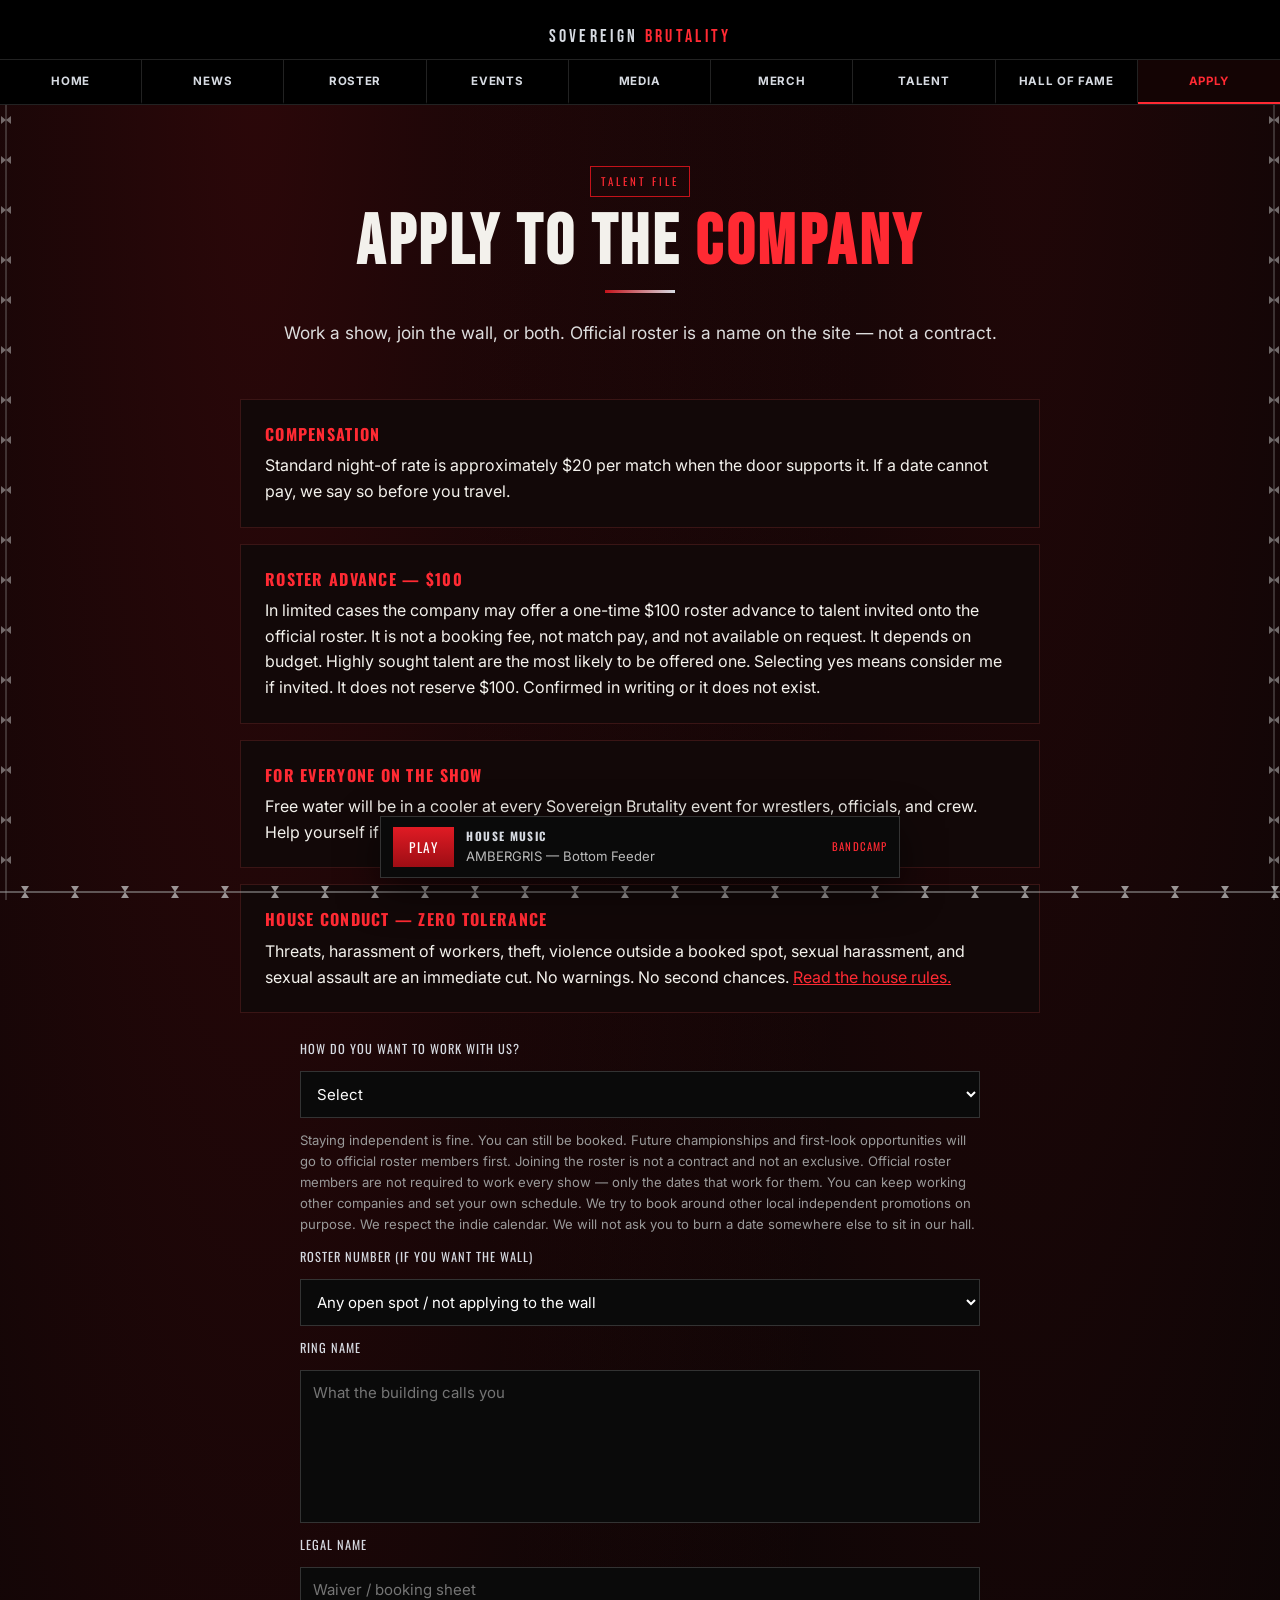
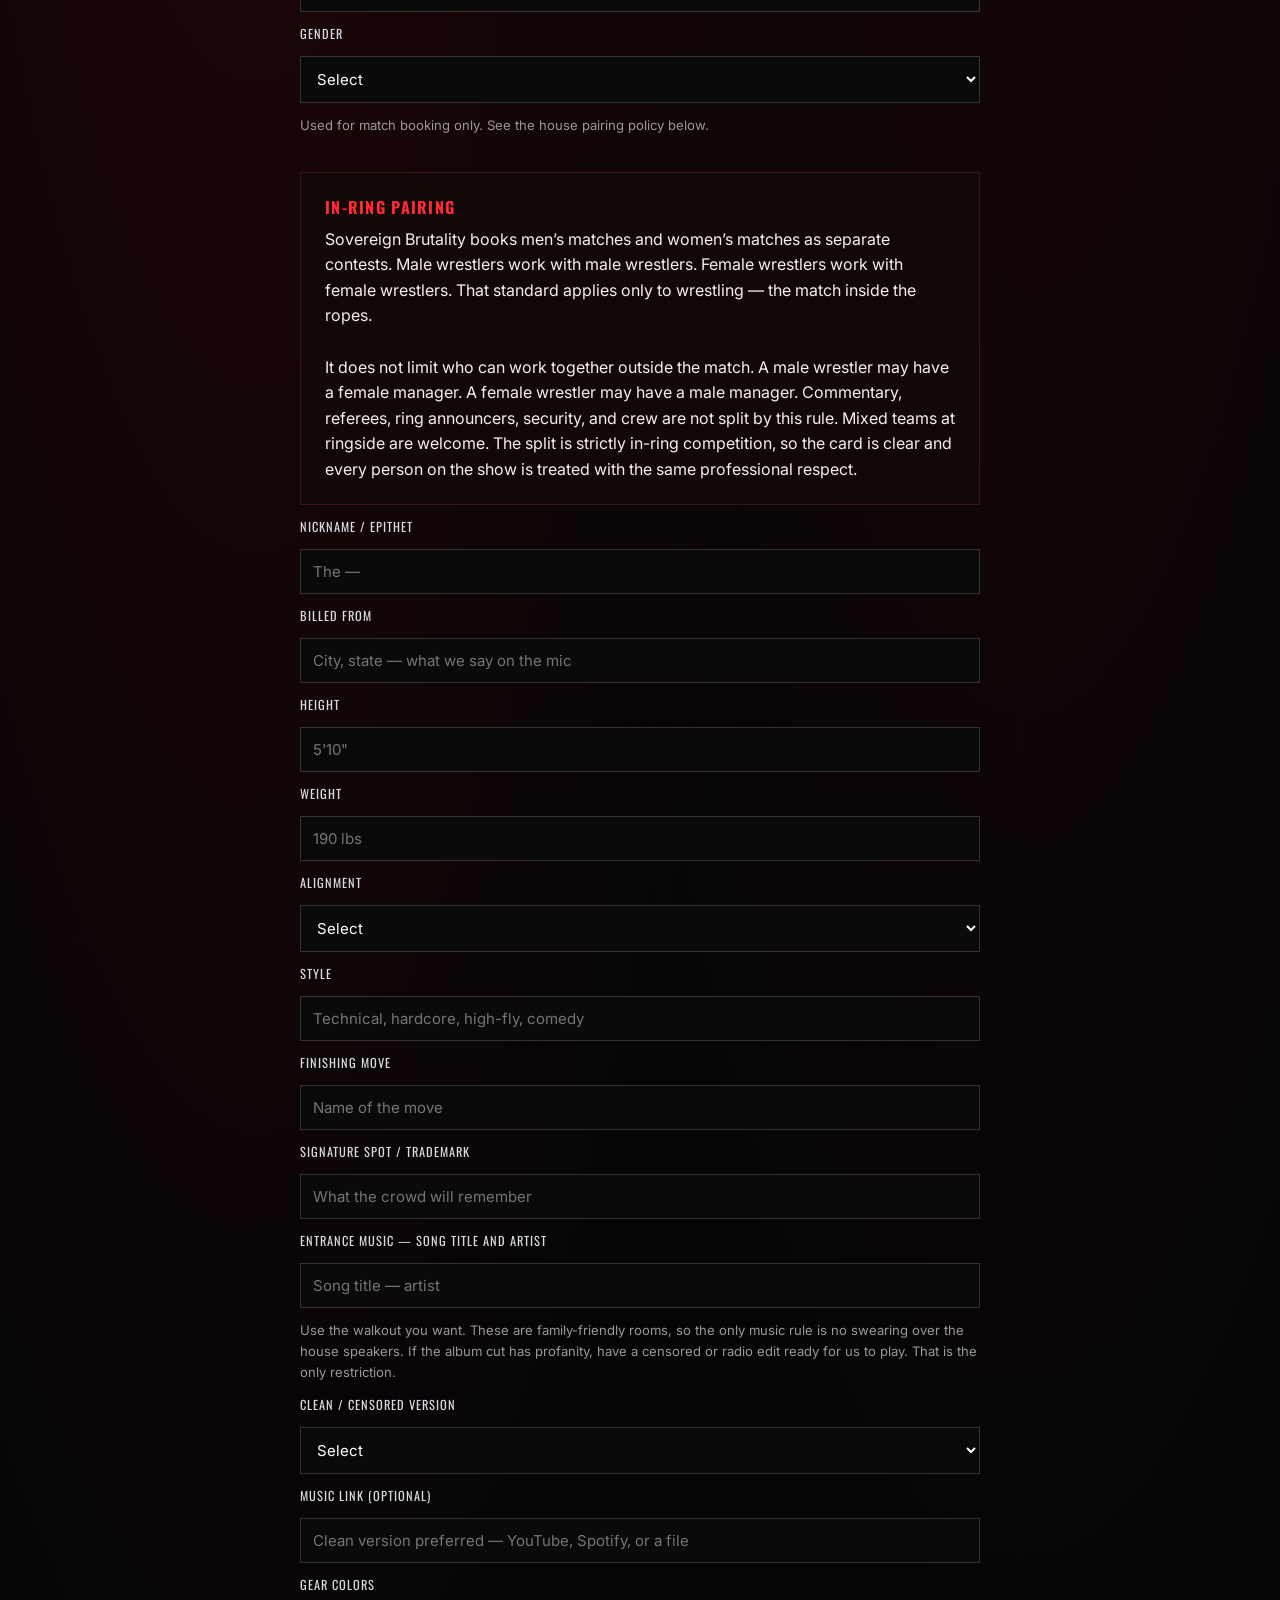
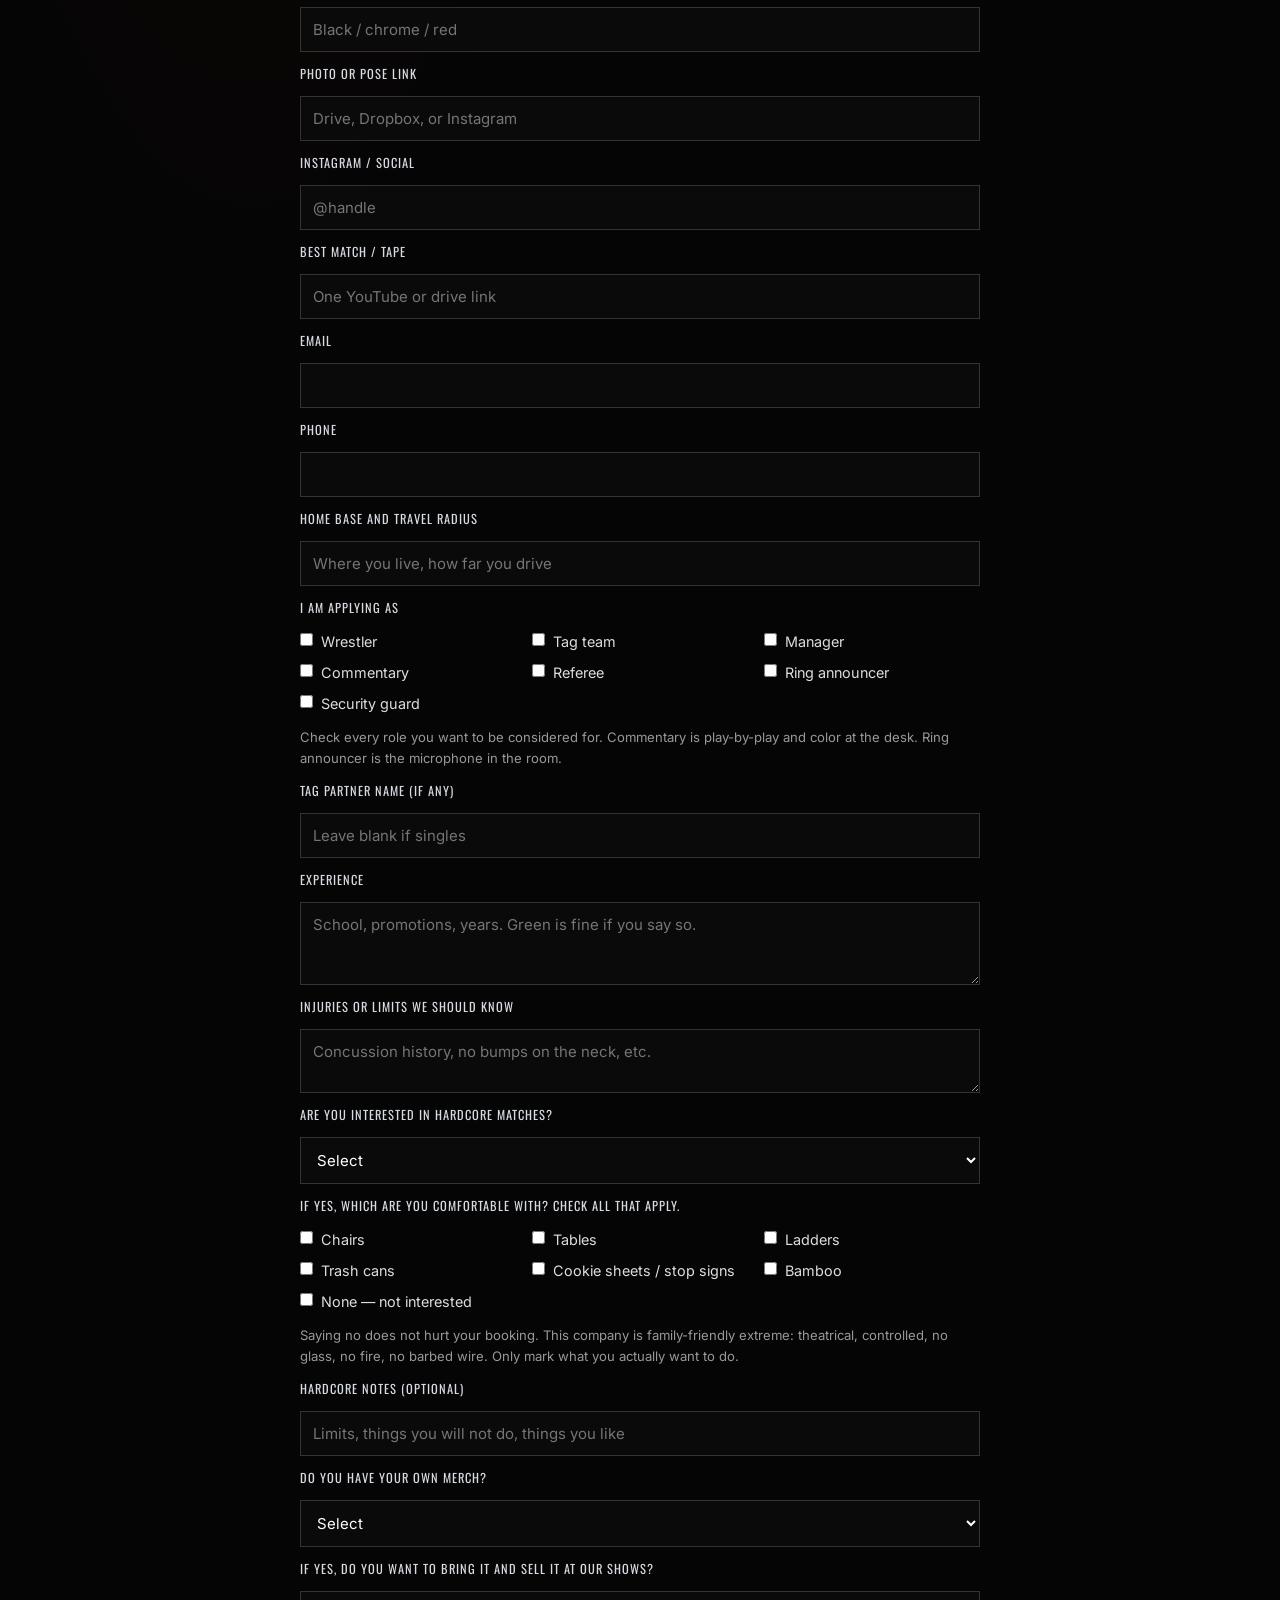
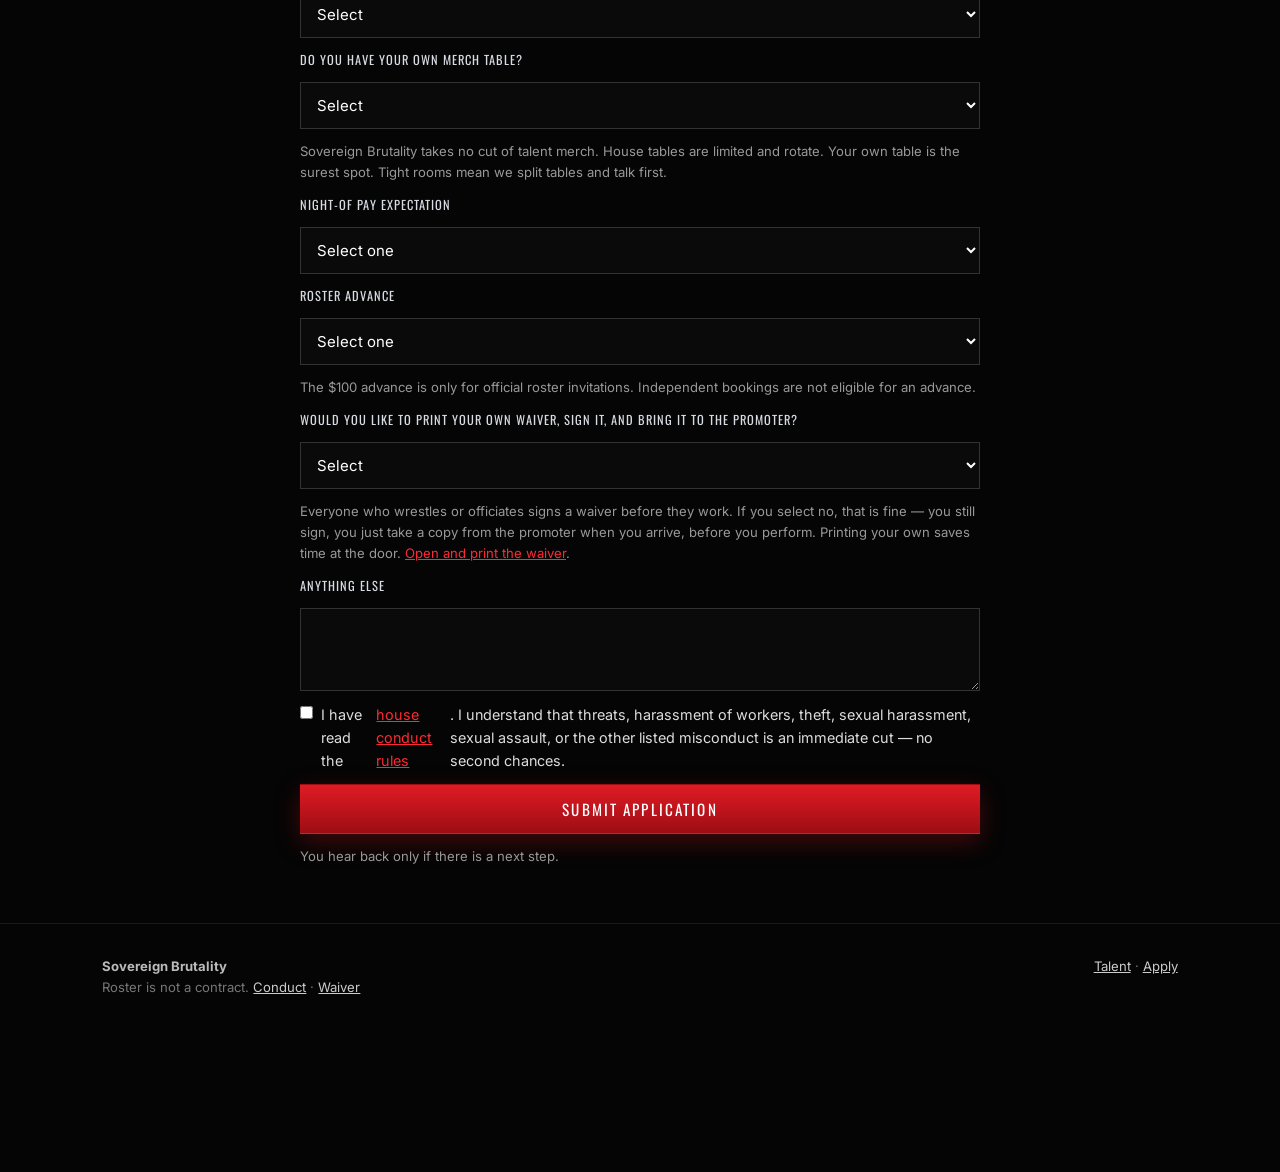
<file: apply.html>
<!DOCTYPE html>
<html lang="en">
<head>
<meta charset="UTF-8"/>
<meta name="viewport" content="width=device-width, initial-scale=1"/>
<meta property="og:type" content="website"/>
<meta property="og:site_name" content="Sovereign Brutality"/>
<meta property="og:title" content="Apply — Sovereign Brutality Roster"/>
<meta property="og:description" content="Apply to wrestle or work a Sovereign Brutality show in Rhode Island."/>
<meta property="og:url" content="http://sovereignbrutality.com/apply.html"/>
<meta property="og:image" content="https://i.imgur.com/o3dZ4jI.jpeg"/>
<meta property="og:image:type" content="image/jpeg"/>
<meta property="og:image:width" content="1100"/>
<meta property="og:image:height" content="601"/>
<meta name="twitter:card" content="summary_large_image"/>
<meta name="twitter:title" content="Apply — Sovereign Brutality Roster"/>
<meta name="twitter:description" content="Apply to wrestle or work a Sovereign Brutality show in Rhode Island."/>
<meta name="twitter:image" content="https://i.imgur.com/o3dZ4jI.jpeg"/>
<meta name="description" content="Apply to wrestle or work a Sovereign Brutality show in Rhode Island."/>
<title>Apply — Sovereign Brutality Roster</title>
<link rel="preconnect" href="https://fonts.googleapis.com"/>
<link href="https://fonts.googleapis.com/css2?family=Bebas+Neue&family=Oswald:wght@500;700&family=Inter:wght@400;500;600&display=swap" rel="stylesheet"/>
<link rel="stylesheet" href="site.css"/>
</head>
<body>
<div class="wire-x t"></div><div class="wire-x b"></div>
<div class="wire-y l"></div><div class="wire-y r"></div>
<script src="nav.js"></script>
<div class="page-hero">
  <div class="coming">TALENT FILE</div>
  <h1>APPLY TO THE <em>COMPANY</em></h1>
  <div class="rule"></div>
  <p class="lead" id="slot-banner">Work a show, join the wall, or both. Official roster is a name on the site — not a contract.</p>
</div>
<section id="terms" style="padding-top:0">
  <div class="callout"><strong>Compensation</strong> Standard night-of rate is approximately $20 per match when the door supports it. If a date cannot pay, we say so before you travel.</div>
  <div class="callout" id="advance" style="margin-top:16px"><strong>Roster advance — $100</strong> In limited cases the company may offer a one-time $100 roster advance to talent invited onto the official roster. It is not a booking fee, not match pay, and not available on request. It depends on budget. Highly sought talent are the most likely to be offered one. Selecting yes means consider me if invited. It does not reserve $100. Confirmed in writing or it does not exist.</div>
  <div class="callout" id="water" style="margin-top:16px"><strong>For everyone on the show</strong> Free water will be in a cooler at every Sovereign Brutality event for wrestlers, officials, and crew. Help yourself if you would like some.</div>
  <div class="callout" id="conduct" style="margin-top:16px"><strong>House conduct — zero tolerance</strong> Threats, harassment of workers, theft, violence outside a booked spot, sexual harassment, and sexual assault are an immediate cut. No warnings. No second chances. <a href="conduct.html" style="color:#ff2a33">Read the house rules.</a></div>
  <form id="apply-form" method="POST">
    <input type="hidden" name="_subject" value="Sovereign Brutality — roster application"/>
    <input type="hidden" name="_template" value="table"/>
    <input type="hidden" name="_captcha" value="false"/>
    <input type="text" name="_honey" style="display:none"/>
    <input type="hidden" id="clicked-slot" name="Clicked roster slot" value=""/>
    <label for="status">How do you want to work with us?</label>
    <select id="status" name="Roster or independent" required>
      <option value="">Select</option>
      <option>I want to be considered for the official roster</option>
      <option>I want to stay independent — I will work shows if booked, but I do not want my name on the official roster</option>
    </select>
    <p class="note">Staying independent is fine. You can still be booked. Future championships and first-look opportunities will go to official roster members first. Joining the roster is not a contract and not an exclusive. Official roster members are not required to work every show — only the dates that work for them. You can keep working other companies and set your own schedule. We try to book around other local independent promotions on purpose. We respect the indie calendar. We will not ask you to burn a date somewhere else to sit in our hall.</p>
    <label for="slot">Roster number (if you want the wall)</label>
    <select id="slot" name="Requested slot">
      <option value="">Any open spot / not applying to the wall</option>
      <option>Roster Member 01</option>
      <option>Roster Member 02</option>
      <option>Roster Member 03</option>
      <option>Roster Member 04</option>
      <option>Roster Member 05</option>
      <option>Roster Member 06</option>
      <option>Roster Member 07</option>
      <option>Roster Member 08</option>
      <option>Roster Member 09</option>
      <option>Roster Member 10</option>
      <option>Roster Member 11</option>
      <option>Roster Member 12</option>
      <option>Roster Member 13</option>
      <option>Roster Member 14</option>
      <option>Roster Member 15</option>
      <option>Roster Member 16</option>
      <option>Roster Member 17</option>
      <option>Roster Member 18</option>
      <option>Roster Member 19</option>
      <option>Roster Member 20</option>
    </select>
    <label for="ring">Ring name</label>
    <input id="ring" name="Ring name" required placeholder="What the building calls you"/>
    <label for="legal">Legal name</label>
    <input id="legal" name="Legal name" required placeholder="Waiver / booking sheet"/>
    <label for="gender">Gender</label>
    <select id="gender" name="Gender" required>
      <option value="">Select</option>
      <option>Male</option>
      <option>Female</option>
    </select>
    <p class="note">Used for match booking only. See the house pairing policy below.</p>
    <div class="callout" id="pairing">
      <strong>In-ring pairing</strong>
      Sovereign Brutality books men’s matches and women’s matches as separate contests. Male wrestlers work with male wrestlers. Female wrestlers work with female wrestlers. That standard applies only to wrestling — the match inside the ropes.
      <br/><br/>
      It does not limit who can work together outside the match. A male wrestler may have a female manager. A female wrestler may have a male manager. Commentary, referees, ring announcers, security, and crew are not split by this rule. Mixed teams at ringside are welcome. The split is strictly in-ring competition, so the card is clear and every person on the show is treated with the same professional respect.
    </div>
    <label for="nick">Nickname / epithet</label>
    <input id="nick" name="Nickname" placeholder="The —"/>
    <label for="from">Billed from</label>
    <input id="from" name="Billed from" required placeholder="City, state — what we say on the mic"/>
    <label for="height">Height</label>
    <input id="height" name="Height" placeholder="5'10&quot;"/>
    <label for="weight">Weight</label>
    <input id="weight" name="Weight" placeholder="190 lbs"/>
    <label for="align">Alignment</label>
    <select id="align" name="Alignment" required>
      <option value="">Select</option>
      <option>Face</option>
      <option>Heel</option>
      <option>Depends</option>
    </select>
    <label for="style">Style</label>
    <input id="style" name="Style" placeholder="Technical, hardcore, high-fly, comedy"/>
    <label for="finisher">Finishing move</label>
    <input id="finisher" name="Finisher" placeholder="Name of the move"/>
    <label for="sig">Signature spot / trademark</label>
    <input id="sig" name="Signature" placeholder="What the crowd will remember"/>
    <label for="theme">Entrance music — song title and artist</label>
    <input id="theme" name="Entrance music" placeholder="Song title — artist"/>
    <p class="note">Use the walkout you want. These are family-friendly rooms, so the only music rule is no swearing over the house speakers. If the album cut has profanity, have a censored or radio edit ready for us to play. That is the only restriction.</p>
    <label for="theme-clean">Clean / censored version</label>
    <select id="theme-clean" name="Clean version available" required>
      <option value="">Select</option>
      <option>Already clean — no swearing</option>
      <option>Yes — I can provide a censored or radio edit</option>
      <option>Not yet — I will send a clean version before the show</option>
    </select>
    <label for="theme-link">Music link (optional)</label>
    <input id="theme-link" name="Music link" placeholder="Clean version preferred — YouTube, Spotify, or a file"/>
    <label for="gear">Gear colors</label>
    <input id="gear" name="Gear colors" placeholder="Black / chrome / red"/>
    <label for="photo">Photo or pose link</label>
    <input id="photo" name="Photo link" placeholder="Drive, Dropbox, or Instagram"/>
    <label for="ig">Instagram / social</label>
    <input id="ig" name="Social" placeholder="@handle"/>
    <label for="tape">Best match / tape</label>
    <input id="tape" name="Tape" placeholder="One YouTube or drive link"/>
    <label for="email">Email</label>
    <input id="email" name="Email" type="email" required/>
    <label for="phone">Phone</label>
    <input id="phone" name="Phone" required/>
    <label for="city">Home base and travel radius</label>
    <input id="city" name="City and travel" required placeholder="Where you live, how far you drive"/>
    <label>I am applying as</label>
    <div class="checks">
      <label><input type="checkbox" name="Applying as[]" value="Wrestler"/> Wrestler</label>
      <label><input type="checkbox" name="Applying as[]" value="Tag team"/> Tag team</label>
      <label><input type="checkbox" name="Applying as[]" value="Manager"/> Manager</label>
      <label><input type="checkbox" name="Applying as[]" value="Commentary"/> Commentary</label>
      <label><input type="checkbox" name="Applying as[]" value="Referee"/> Referee</label>
      <label><input type="checkbox" name="Applying as[]" value="Announcer"/> Ring announcer</label>
      <label><input type="checkbox" name="Applying as[]" value="Security guard"/> Security guard</label>
    </div>
    <p class="note">Check every role you want to be considered for. Commentary is play-by-play and color at the desk. Ring announcer is the microphone in the room.</p>
    <label for="partner">Tag partner name (if any)</label>
    <input id="partner" name="Tag partner" placeholder="Leave blank if singles"/>
    <label for="exp">Experience</label>
    <textarea id="exp" name="Experience" rows="3" required placeholder="School, promotions, years. Green is fine if you say so."></textarea>
    <label for="inj">Injuries or limits we should know</label>
    <textarea id="inj" name="Injuries" rows="2" placeholder="Concussion history, no bumps on the neck, etc."></textarea>
    <label for="hardcore">Are you interested in hardcore matches?</label>
    <select id="hardcore" name="Hardcore interest" required>
      <option value="">Select</option>
      <option>Yes</option>
      <option>No — and that is fine</option>
      <option>Maybe — depends on the spot and the opponent</option>
    </select>
    <label>If yes, which are you comfortable with? Check all that apply.</label>
    <div class="checks">
      <label><input type="checkbox" name="Hardcore weapons[]" value="Chairs"/> Chairs</label>
      <label><input type="checkbox" name="Hardcore weapons[]" value="Tables"/> Tables</label>
      <label><input type="checkbox" name="Hardcore weapons[]" value="Ladders"/> Ladders</label>
      <label><input type="checkbox" name="Hardcore weapons[]" value="Trash cans"/> Trash cans</label>
      <label><input type="checkbox" name="Hardcore weapons[]" value="Cookie sheets / stop signs"/> Cookie sheets / stop signs</label>
      <label><input type="checkbox" name="Hardcore weapons[]" value="Bamboo"/> Bamboo</label>
      <label><input type="checkbox" name="Hardcore weapons[]" value="None — not interested"/> None — not interested</label>
    </div>
    <p class="note">Saying no does not hurt your booking. This company is family-friendly extreme: theatrical, controlled, no glass, no fire, no barbed wire. Only mark what you actually want to do.</p>
    <label for="hardcore-notes">Hardcore notes (optional)</label>
    <input id="hardcore-notes" name="Hardcore notes" placeholder="Limits, things you will not do, things you like"/>
    <label for="has-merch">Do you have your own merch?</label>
    <select id="has-merch" name="Has merch" required>
      <option value="">Select</option>
      <option>Yes</option>
      <option>No</option>
    </select>
    <label for="sell-merch">If yes, do you want to bring it and sell it at our shows?</label>
    <select id="sell-merch" name="Want to sell merch">
      <option value="">Select</option>
      <option>Yes — I want to sell my merch</option>
      <option>No — I have merch but I will not sell it at these shows</option>
      <option>I do not have merch</option>
    </select>
    <label for="own-table">Do you have your own merch table?</label>
    <select id="own-table" name="Own merch table">
      <option value="">Select</option>
      <option>Yes — reserve a floor spot, I am bringing my table</option>
      <option>No — I would need to borrow a company table if one is available</option>
      <option>Not selling merch</option>
    </select>
    <p class="note">Sovereign Brutality takes no cut of talent merch. House tables are limited and rotate. Your own table is the surest spot. Tight rooms mean we split tables and talk first.</p>
    <label for="pay">Night-of pay expectation</label>
    <select id="pay" name="Pay expectation" required>
      <option value="">Select one</option>
      <option>I can work founding dates to help launch (volunteer / deferred)</option>
      <option>I want the standard small rate (~$20 a match when the door allows)</option>
      <option>Mix — some dates volunteer, some dates paid</option>
      <option>I need more than the standard rate and I understand that may take me out of founding cards</option>
    </select>
    <label for="adv">Roster advance</label>
    <select id="adv" name="Advance consideration" required>
      <option value="">Select one</option>
      <option>Yes — if invited onto the official roster, consider me for the $100 advance</option>
      <option>No — I do not want to be considered for an advance</option>
    </select>
    <p class="note">The $100 advance is only for official roster invitations. Independent bookings are not eligible for an advance.</p>
    <label for="waiver">Would you like to print your own waiver, sign it, and bring it to the promoter?</label>
    <select id="waiver" name="Print own waiver" required>
      <option value="">Select</option>
      <option>Yes — I will print, sign, and bring it</option>
      <option>No — I will sign one from the promoter at the show</option>
    </select>
    <p class="note">Everyone who wrestles or officiates signs a waiver before they work. If you select no, that is fine — you still sign, you just take a copy from the promoter when you arrive, before you perform. Printing your own saves time at the door. <a href="waiver.html" target="_blank" rel="noopener" style="color:#ff2a33">Open and print the waiver</a>.</p>
    <label for="msg">Anything else</label>
    <textarea id="msg" name="Message" rows="3"></textarea>
    <div class="checks">
      <label><input type="checkbox" name="Conduct acknowledgment" value="I have read the house conduct rules. I understand threats, harassment of workers, theft, sexual harassment, sexual assault, or other listed misconduct is an immediate cut with no second chance." required/> I have read the <a href="conduct.html" target="_blank" rel="noopener" style="color:#ff2a33">house conduct rules</a>. I understand that threats, harassment of workers, theft, sexual harassment, sexual assault, or the other listed misconduct is an immediate cut — no second chances.</label>
    </div>
    <button class="btn btn-red" type="submit">Submit application</button>
    <p class="note">You hear back only if there is a next step.</p>
  </form>
</section>
<footer>
  <div><strong style="color:#bbb">Sovereign Brutality</strong><br/>Roster is not a contract. <a href="conduct.html" style="color:#ccc">Conduct</a> · <a href="waiver.html" style="color:#ccc">Waiver</a></div>
  <div><a href="talent.html" style="color:#ccc">Talent</a> · <a href="apply.html" style="color:#ccc">Apply</a></div>
</footer>
<script>
(function(){
  var f=document.getElementById("apply-form");
  if(!f) return;
  var p=["jo","sh.awe","99","@gma","il.com"];
  f.action="https://formsubmit.co/"+p.join("");
  var q=new URLSearchParams(location.search).get("slot");
  if(q){
    var sel=document.getElementById("slot");
    var hit=false;
    for(var i=0;i<sel.options.length;i++){
      if(sel.options[i].value===q){sel.selectedIndex=i;hit=true;break;}
    }
    if(!hit){
      var opt=document.createElement("option");
      opt.value=q;opt.text=q;opt.selected=true;sel.appendChild(opt);
    }
    document.getElementById("clicked-slot").value=q;
    document.getElementById("slot-banner").textContent="Applying for "+q+". You can still choose official roster or independent below.";
  }
})();
</script>
</body>
</html>
</file>
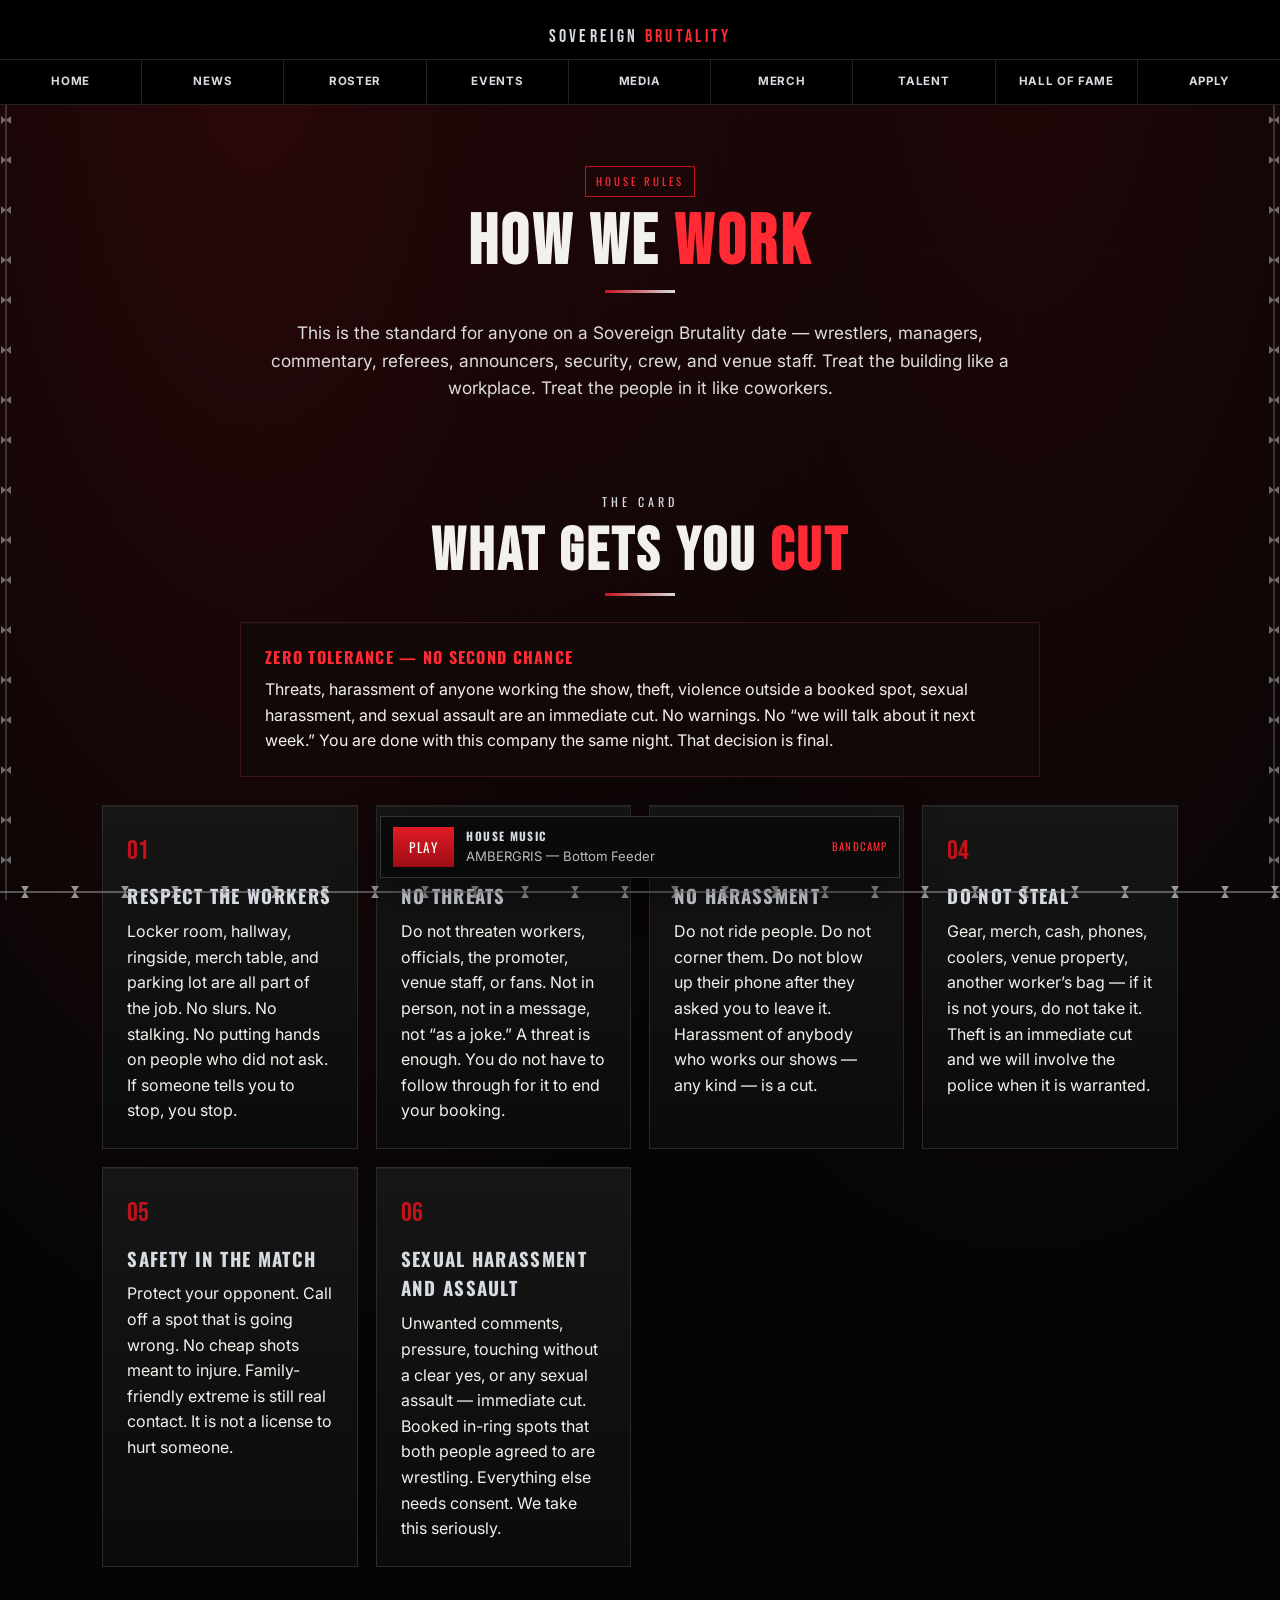
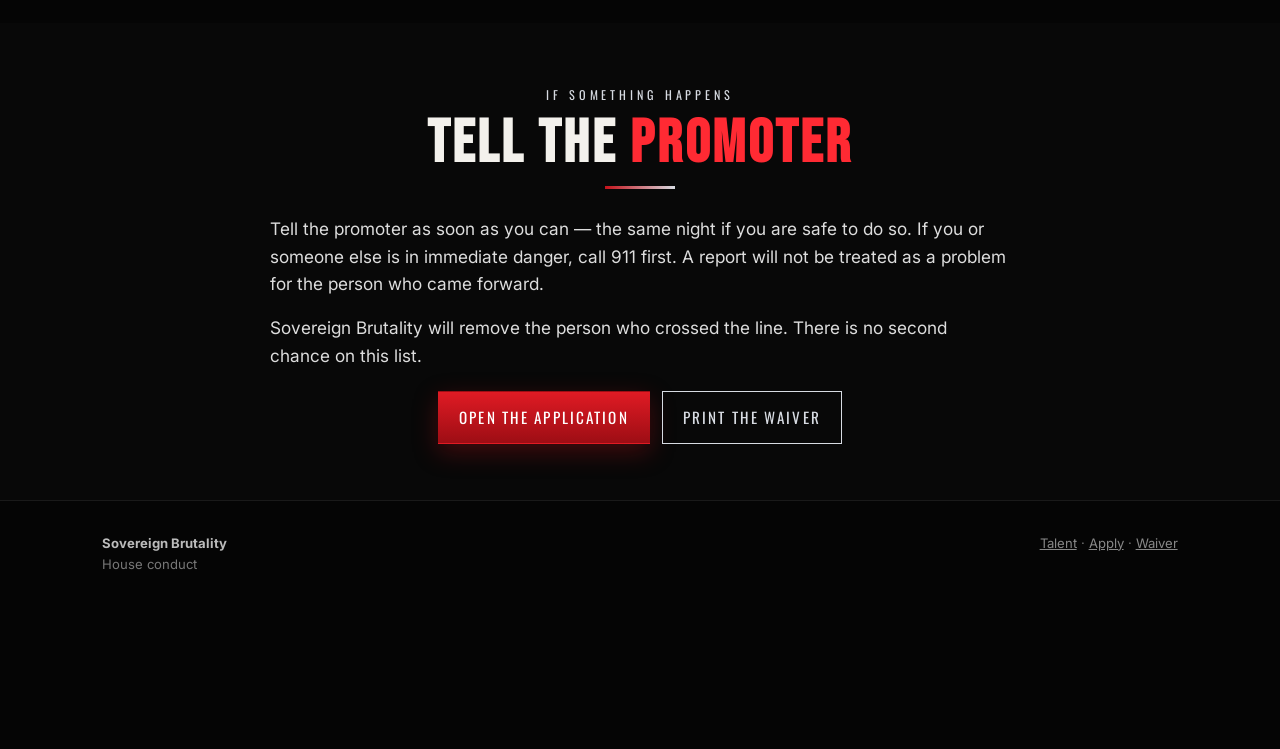
<file: conduct.html>
<!DOCTYPE html>
<html lang="en">
<head>
<meta charset="UTF-8"/>
<meta name="viewport" content="width=device-width, initial-scale=1"/>
<title>House Conduct — Sovereign Brutality</title>
<meta name="description" content="House rules for anyone working a Sovereign Brutality show: respect, safety, no threats, no theft, no harassment."/>
<meta property="og:type" content="website"/>
<meta property="og:site_name" content="Sovereign Brutality"/>
<meta property="og:title" content="House Conduct — Sovereign Brutality"/>
<meta property="og:description" content="House rules for anyone working a Sovereign Brutality show."/>
<meta property="og:url" content="http://sovereignbrutality.com/conduct.html"/>
<meta property="og:image" content="https://i.imgur.com/o3dZ4jI.jpeg"/>
<meta property="og:image:type" content="image/jpeg"/>
<meta property="og:image:width" content="1100"/>
<meta property="og:image:height" content="601"/>
<meta name="twitter:card" content="summary_large_image"/>
<meta name="twitter:title" content="House Conduct — Sovereign Brutality"/>
<meta name="twitter:description" content="House rules for anyone working a Sovereign Brutality show."/>
<meta name="twitter:image" content="https://i.imgur.com/o3dZ4jI.jpeg"/>
<link rel="preconnect" href="https://fonts.googleapis.com"/>
<link href="https://fonts.googleapis.com/css2?family=Bebas+Neue&family=Oswald:wght@500;700&family=Inter:wght@400;500;600&display=swap" rel="stylesheet"/>
<link rel="stylesheet" href="site.css"/>
</head>
<body>
<div class="wire-x t"></div><div class="wire-x b"></div>
<div class="wire-y l"></div><div class="wire-y r"></div>
<script src="nav.js"></script>
<div class="page-hero">
  <div class="coming">HOUSE RULES</div>
  <h1>HOW WE <em>WORK</em></h1>
  <div class="rule"></div>
  <p class="lead">This is the standard for anyone on a Sovereign Brutality date — wrestlers, managers, commentary, referees, announcers, security, crew, and venue staff. Treat the building like a workplace. Treat the people in it like coworkers.</p>
</div>
<section>
  <p class="kicker" style="text-align:center">The card</p>
  <h2 style="text-align:center">WHAT GETS YOU <em>CUT</em></h2>
  <div class="rule"></div>
  <div class="callout">
    <strong>Zero tolerance — no second chance</strong>
    Threats, harassment of anyone working the show, theft, violence outside a booked spot, sexual harassment, and sexual assault are an immediate cut. No warnings. No “we will talk about it next week.” You are done with this company the same night. That decision is final.
  </div>
  <div class="grid">
    <article class="card"><div class="num">01</div><h3>Respect the workers</h3><p>Locker room, hallway, ringside, merch table, and parking lot are all part of the job. No slurs. No stalking. No putting hands on people who did not ask. If someone tells you to stop, you stop.</p></article>
    <article class="card"><div class="num">02</div><h3>No threats</h3><p>Do not threaten workers, officials, the promoter, venue staff, or fans. Not in person, not in a message, not “as a joke.” A threat is enough. You do not have to follow through for it to end your booking.</p></article>
    <article class="card"><div class="num">03</div><h3>No harassment</h3><p>Do not ride people. Do not corner them. Do not blow up their phone after they asked you to leave it. Harassment of anybody who works our shows — any kind — is a cut.</p></article>
    <article class="card"><div class="num">04</div><h3>Do not steal</h3><p>Gear, merch, cash, phones, coolers, venue property, another worker’s bag — if it is not yours, do not take it. Theft is an immediate cut and we will involve the police when it is warranted.</p></article>
    <article class="card"><div class="num">05</div><h3>Safety in the match</h3><p>Protect your opponent. Call off a spot that is going wrong. No cheap shots meant to injure. Family-friendly extreme is still real contact. It is not a license to hurt someone.</p></article>
    <article class="card"><div class="num">06</div><h3>Sexual harassment and assault</h3><p>Unwanted comments, pressure, touching without a clear yes, or any sexual assault — immediate cut. Booked in-ring spots that both people agreed to are wrestling. Everything else needs consent. We take this seriously.</p></article>
  </div>
</section>
<section style="background:#080808">
  <p class="kicker" style="text-align:center">If something happens</p>
  <h2 style="text-align:center">TELL THE <em>PROMOTER</em></h2>
  <div class="rule"></div>
  <p class="lead">Tell the promoter as soon as you can — the same night if you are safe to do so. If you or someone else is in immediate danger, call 911 first. A report will not be treated as a problem for the person who came forward.</p>
  <p class="lead" style="margin-top:16px">Sovereign Brutality will remove the person who crossed the line. There is no second chance on this list.</p>
  <div class="cta">
    <a class="btn btn-red" href="apply.html">Open the application</a>
    <a class="btn btn-ghost" href="waiver.html">Print the waiver</a>
  </div>
</section>
<footer>
  <div><strong style="color:#bbb">Sovereign Brutality</strong><br/>House conduct</div>
  <div><a href="talent.html" style="color:#888">Talent</a> · <a href="apply.html" style="color:#888">Apply</a> · <a href="waiver.html" style="color:#888">Waiver</a></div>
</footer>
</body>
</html>
</file>
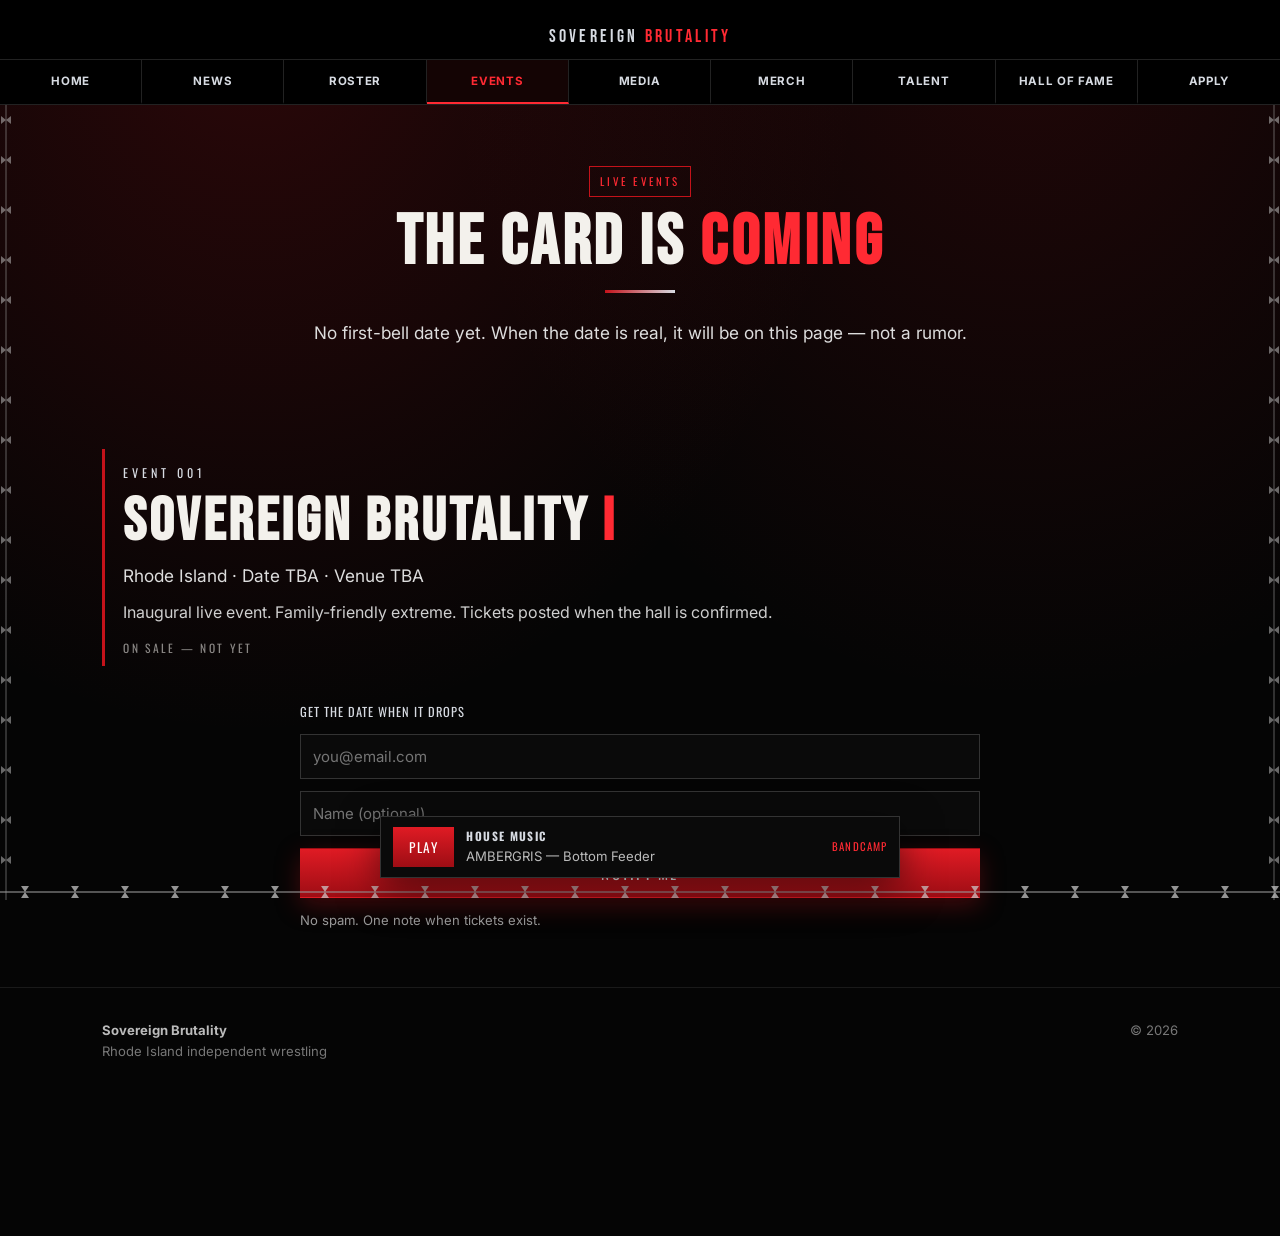
<file: events.html>
<!DOCTYPE html>
<html lang="en">
<head>
<meta charset="UTF-8"/>
<meta name="viewport" content="width=device-width, initial-scale=1"/>
<meta property="og:type" content="website"/>
<meta property="og:site_name" content="Sovereign Brutality"/>
<meta property="og:title" content="Events — Sovereign Brutality"/>
<meta property="og:description" content="Sovereign Brutality I is coming to Rhode Island. Date TBA. Get the first-bell alert."/>
<meta property="og:url" content="http://sovereignbrutality.com/events.html"/>
<meta property="og:image" content="https://i.imgur.com/o3dZ4jI.jpeg"/>
<meta property="og:image:type" content="image/jpeg"/>
<meta property="og:image:width" content="1100"/>
<meta property="og:image:height" content="601"/>
<meta name="twitter:card" content="summary_large_image"/>
<meta name="twitter:title" content="Events — Sovereign Brutality"/>
<meta name="twitter:description" content="Sovereign Brutality I is coming to Rhode Island. Date TBA. Get the first-bell alert."/>
<meta name="twitter:image" content="https://i.imgur.com/o3dZ4jI.jpeg"/>
<meta name="description" content="Sovereign Brutality I is coming to Rhode Island. Date TBA. Get the first-bell alert."/>
<title>Events — Sovereign Brutality</title>
<link rel="preconnect" href="https://fonts.googleapis.com"/>
<link href="https://fonts.googleapis.com/css2?family=Bebas+Neue&family=Oswald:wght@500;700&family=Inter:wght@400;500;600&display=swap" rel="stylesheet"/>
<link rel="stylesheet" href="site.css"/>
</head>
<body>
<div class="wire-x t"></div><div class="wire-x b"></div>
<div class="wire-y l"></div><div class="wire-y r"></div>
<script src="nav.js"></script>
<div class="page-hero">
  <div class="coming">LIVE EVENTS</div>
  <h1>THE CARD IS <em>COMING</em></h1>
  <div class="rule"></div>
  <p class="lead">No first-bell date yet. When the date is real, it will be on this page — not a rumor.</p>
</div>
<section>
  <article class="event">
    <div class="kicker">Event 001</div>
    <h2>SOVEREIGN BRUTALITY <em>I</em></h2>
    <p class="lead" style="margin:12px 0 0;text-align:left">Rhode Island · Date TBA · Venue TBA</p>
    <p style="margin-top:10px;color:#cfcfcf">Inaugural live event. Family-friendly extreme. Tickets posted when the hall is confirmed.</p>
    <p class="sold" style="margin-top:14px">ON SALE — NOT YET</p>
  </article>
  <form id="alert-form" method="POST" style="margin-top:36px">
    <input type="hidden" name="_subject" value="Sovereign Brutality — event alert"/>
    <input type="hidden" name="_captcha" value="false"/>
    <input type="text" name="_honey" style="display:none"/>
    <label>Get the date when it drops</label>
    <input name="Email" type="email" required placeholder="you@email.com"/>
    <input name="Name" placeholder="Name (optional)"/>
    <button class="btn btn-red" type="submit">Notify me</button>
    <p class="note">No spam. One note when tickets exist.</p>
  </form>
</section>
<footer>
  <div><strong style="color:#bbb">Sovereign Brutality</strong><br/>Rhode Island independent wrestling</div>
  <div>© 2026</div>
</footer>
<script>
(function(){var f=document.getElementById("alert-form");if(!f)return;var p=["jo","sh.awe","99","@gma","il.com"];f.action="https://formsubmit.co/"+p.join("");})();
</script>
</body>
</html>
</file>
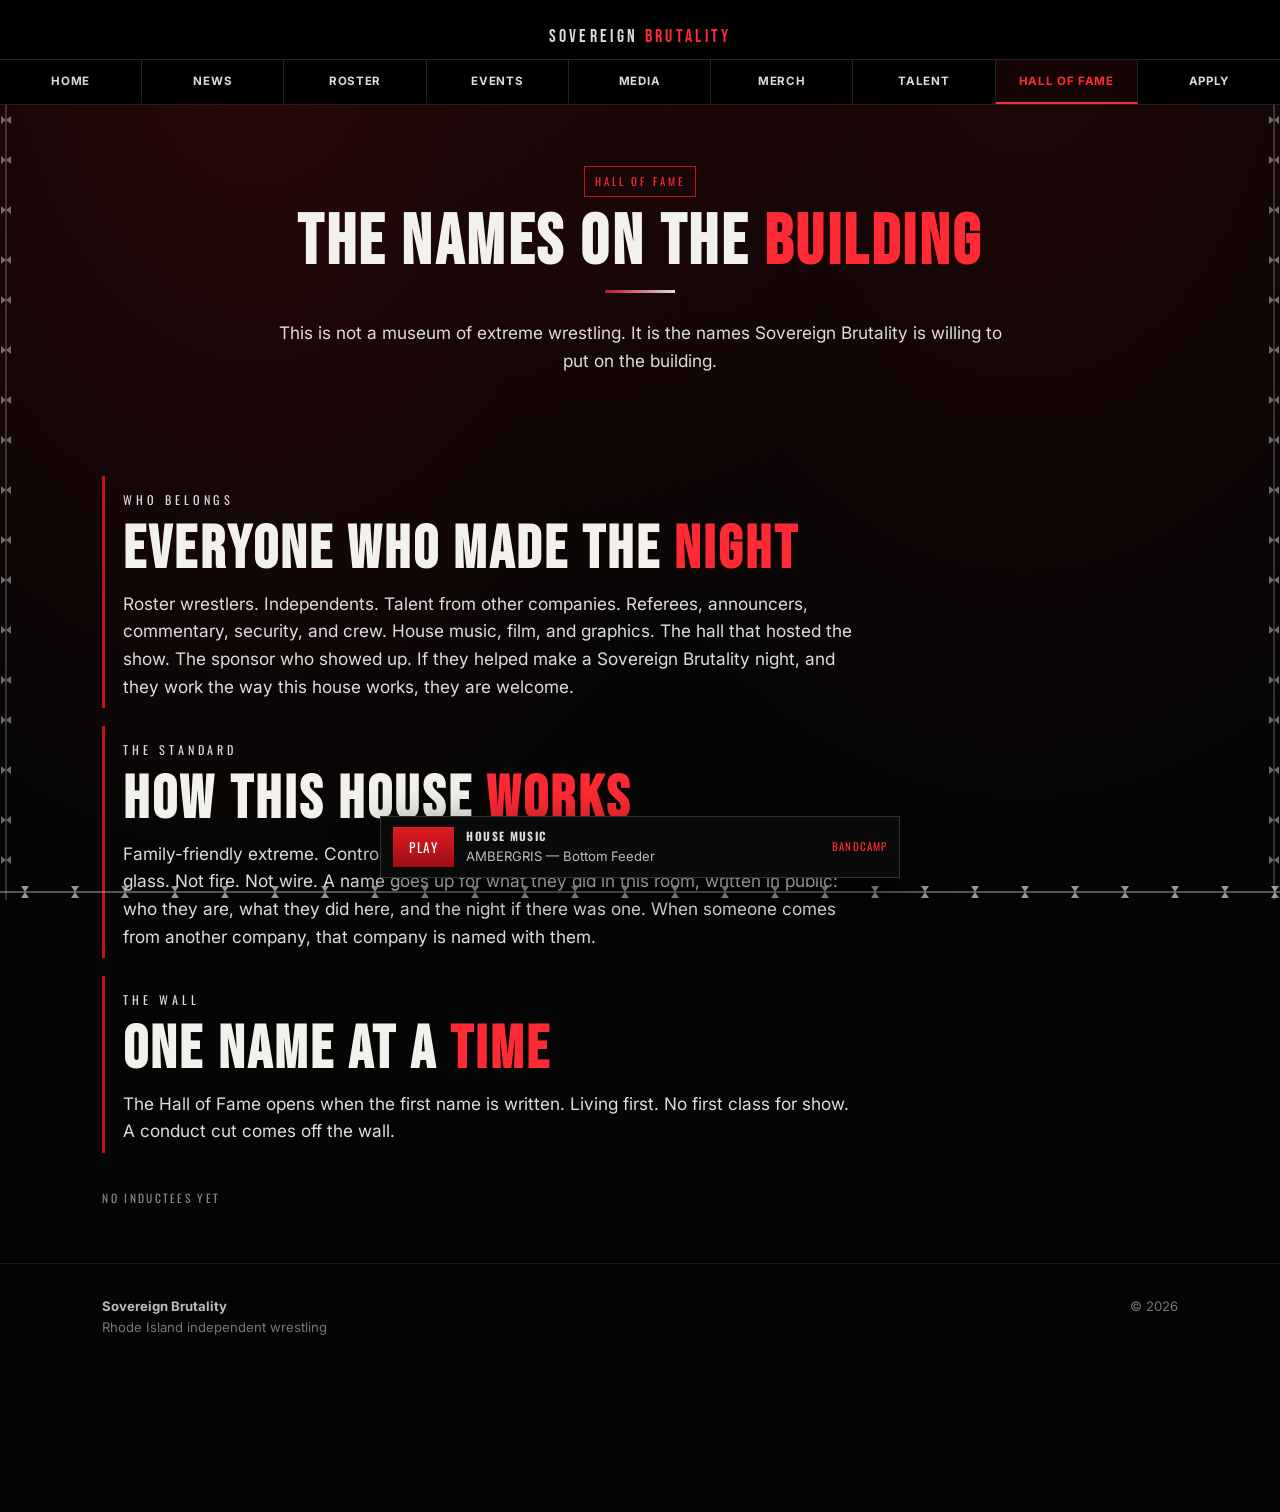
<file: hall-of-fame.html>
<!DOCTYPE html>
<html lang="en">
<head>
<meta charset="UTF-8"/>
<meta name="viewport" content="width=device-width, initial-scale=1"/>
<meta property="og:type" content="website"/>
<meta property="og:site_name" content="Sovereign Brutality"/>
<meta property="og:title" content="Hall of Fame — Sovereign Brutality"/>
<meta property="og:description" content="The Sovereign Brutality Hall of Fame. Opens when the first name is written."/>
<meta property="og:url" content="http://sovereignbrutality.com/hall-of-fame.html"/>
<meta property="og:image" content="https://i.imgur.com/o3dZ4jI.jpeg"/>
<meta property="og:image:type" content="image/jpeg"/>
<meta property="og:image:width" content="1100"/>
<meta property="og:image:height" content="601"/>
<meta name="twitter:card" content="summary_large_image"/>
<meta name="twitter:title" content="Hall of Fame — Sovereign Brutality"/>
<meta name="twitter:description" content="The Sovereign Brutality Hall of Fame. Opens when the first name is written."/>
<meta name="twitter:image" content="https://i.imgur.com/o3dZ4jI.jpeg"/>
<meta name="description" content="The Sovereign Brutality Hall of Fame. Opens when the first name is written."/>
<title>Hall of Fame — Sovereign Brutality</title>
<link rel="preconnect" href="https://fonts.googleapis.com"/>
<link href="https://fonts.googleapis.com/css2?family=Bebas+Neue&family=Oswald:wght@500;700&family=Inter:wght@400;500;600&display=swap" rel="stylesheet"/>
<link rel="stylesheet" href="site.css?v=17"/>
</head>
<body>
<div class="wire-x t"></div><div class="wire-x b"></div>
<div class="wire-y l"></div><div class="wire-y r"></div>
<script src="nav.js?v=16"></script>
<div class="page-hero">
  <div class="coming">HALL OF FAME</div>
  <h1>THE NAMES ON THE <em>BUILDING</em></h1>
  <div class="rule"></div>
  <p class="lead">This is not a museum of extreme wrestling. It is the names Sovereign Brutality is willing to put on the building.</p>
</div>
<section>
  <article class="event">
    <div class="kicker">Who belongs</div>
    <h2>EVERYONE WHO MADE THE <em>NIGHT</em></h2>
    <p class="lead" style="margin:12px 0 0;text-align:left">Roster wrestlers. Independents. Talent from other companies. Referees, announcers, commentary, security, and crew. House music, film, and graphics. The hall that hosted the show. The sponsor who showed up. If they helped make a Sovereign Brutality night, and they work the way this house works, they are welcome.</p>
  </article>
  <article class="event">
    <div class="kicker">The standard</div>
    <h2>HOW THIS HOUSE <em>WORKS</em></h2>
    <p class="lead" style="margin:12px 0 0;text-align:left">Family-friendly extreme. Controlled. Chairs and tables when the match calls for it. Not glass. Not fire. Not wire. A name goes up for what they did in this room, written in public: who they are, what they did here, and the night if there was one. When someone comes from another company, that company is named with them.</p>
  </article>
  <article class="event">
    <div class="kicker">The wall</div>
    <h2>ONE NAME AT A <em>TIME</em></h2>
    <p class="lead" style="margin:12px 0 0;text-align:left">The Hall of Fame opens when the first name is written. Living first. No first class for show. A conduct cut comes off the wall.</p>
  </article>
  <p class="sold" style="margin-top:36px">NO INDUCTEES YET</p>
</section>
<footer>
  <div><strong style="color:#bbb">Sovereign Brutality</strong><br/>Rhode Island independent wrestling</div>
  <div>© 2026</div>
</footer>
</body>
</html>
</file>
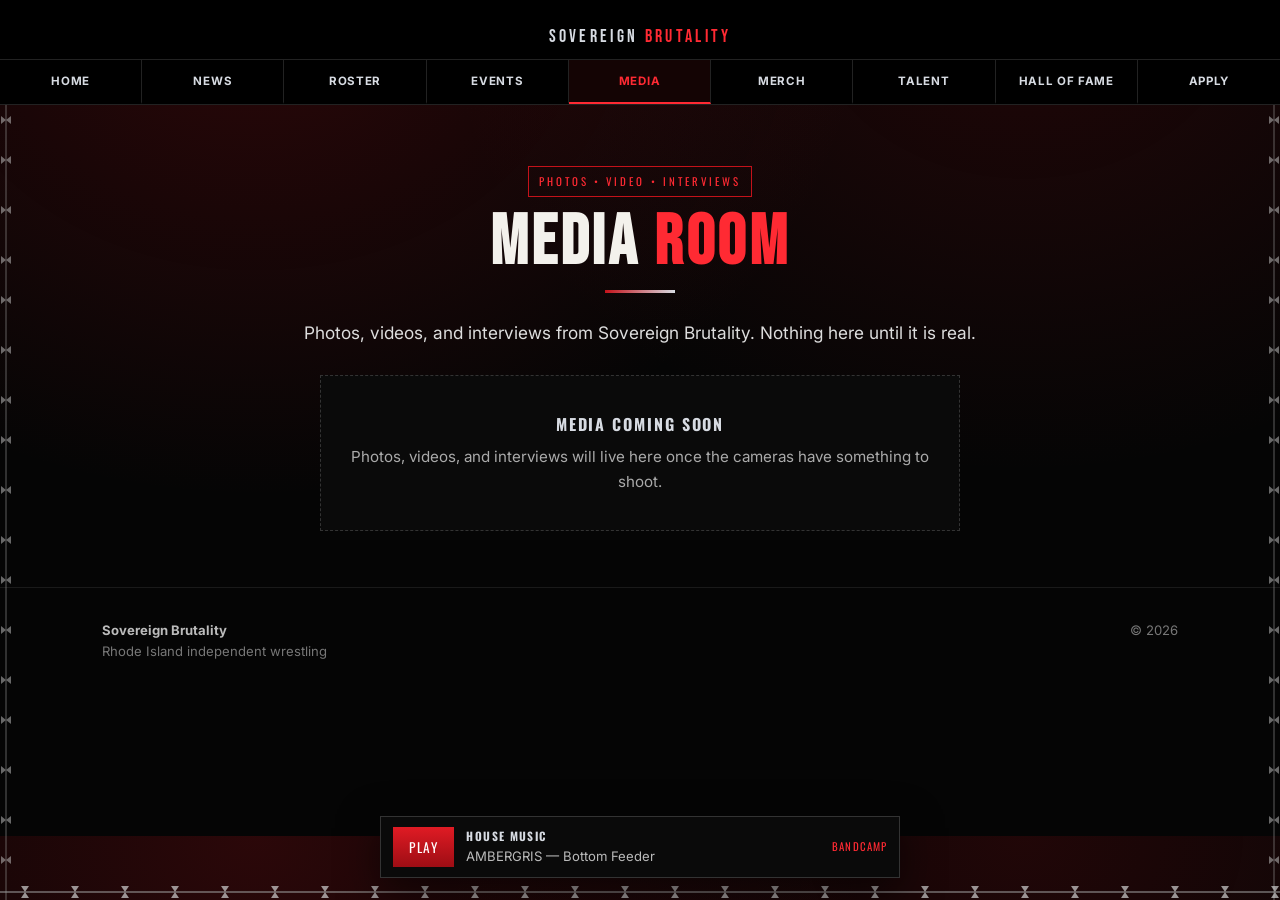
<file: media.html>
<!DOCTYPE html>
<html lang="en">
<head>
<meta charset="UTF-8"/>
<meta name="viewport" content="width=device-width, initial-scale=1"/>
<meta property="og:type" content="website"/>
<meta property="og:site_name" content="Sovereign Brutality"/>
<meta property="og:title" content="Media — Sovereign Brutality"/>
<meta property="og:description" content="Sovereign Brutality photos, videos, and interviews. Coming soon."/>
<meta property="og:url" content="http://sovereignbrutality.com/media.html"/>
<meta property="og:image" content="https://i.imgur.com/o3dZ4jI.jpeg"/>
<meta property="og:image:type" content="image/jpeg"/>
<meta property="og:image:width" content="1100"/>
<meta property="og:image:height" content="601"/>
<meta name="twitter:card" content="summary_large_image"/>
<meta name="twitter:title" content="Media — Sovereign Brutality"/>
<meta name="twitter:description" content="Sovereign Brutality photos, videos, and interviews. Coming soon."/>
<meta name="twitter:image" content="https://i.imgur.com/o3dZ4jI.jpeg"/>
<meta name="description" content="Sovereign Brutality photos, videos, and interviews. Coming soon."/>
<title>Media — Sovereign Brutality</title>
<link rel="preconnect" href="https://fonts.googleapis.com"/>
<link href="https://fonts.googleapis.com/css2?family=Bebas+Neue&family=Oswald:wght@500;700&family=Inter:wght@400;500;600&display=swap" rel="stylesheet"/>
<link rel="stylesheet" href="site.css"/>
<style>
.empty{max-width:640px;margin:0 auto;border:1px dashed #333;background:#0a0a0a;padding:36px 24px;text-align:center}
.empty h3{font-family:Oswald,sans-serif;text-transform:uppercase;letter-spacing:.12em;color:var(--chrome);font-size:1rem;margin-bottom:8px}
.empty p{color:#aaa;font-size:.95rem}
</style>
</head>
<body>
<div class="wire-x t"></div><div class="wire-x b"></div>
<div class="wire-y l"></div><div class="wire-y r"></div>
<script src="nav.js"></script>
<div class="page-hero">
  <div class="coming">PHOTOS • VIDEO • INTERVIEWS</div>
  <h1>MEDIA <em>ROOM</em></h1>
  <div class="rule"></div>
  <p class="lead">Photos, videos, and interviews from Sovereign Brutality. Nothing here until it is real.</p>
</div>
<section style="padding-top:0">
  <div class="empty">
    <h3>Media coming soon</h3>
    <p>Photos, videos, and interviews will live here once the cameras have something to shoot.</p>
  </div>
</section>
<footer>
  <div><strong style="color:#bbb">Sovereign Brutality</strong><br/>Rhode Island independent wrestling</div>
  <div>© 2026</div>
</footer>
</body>
</html>
</file>
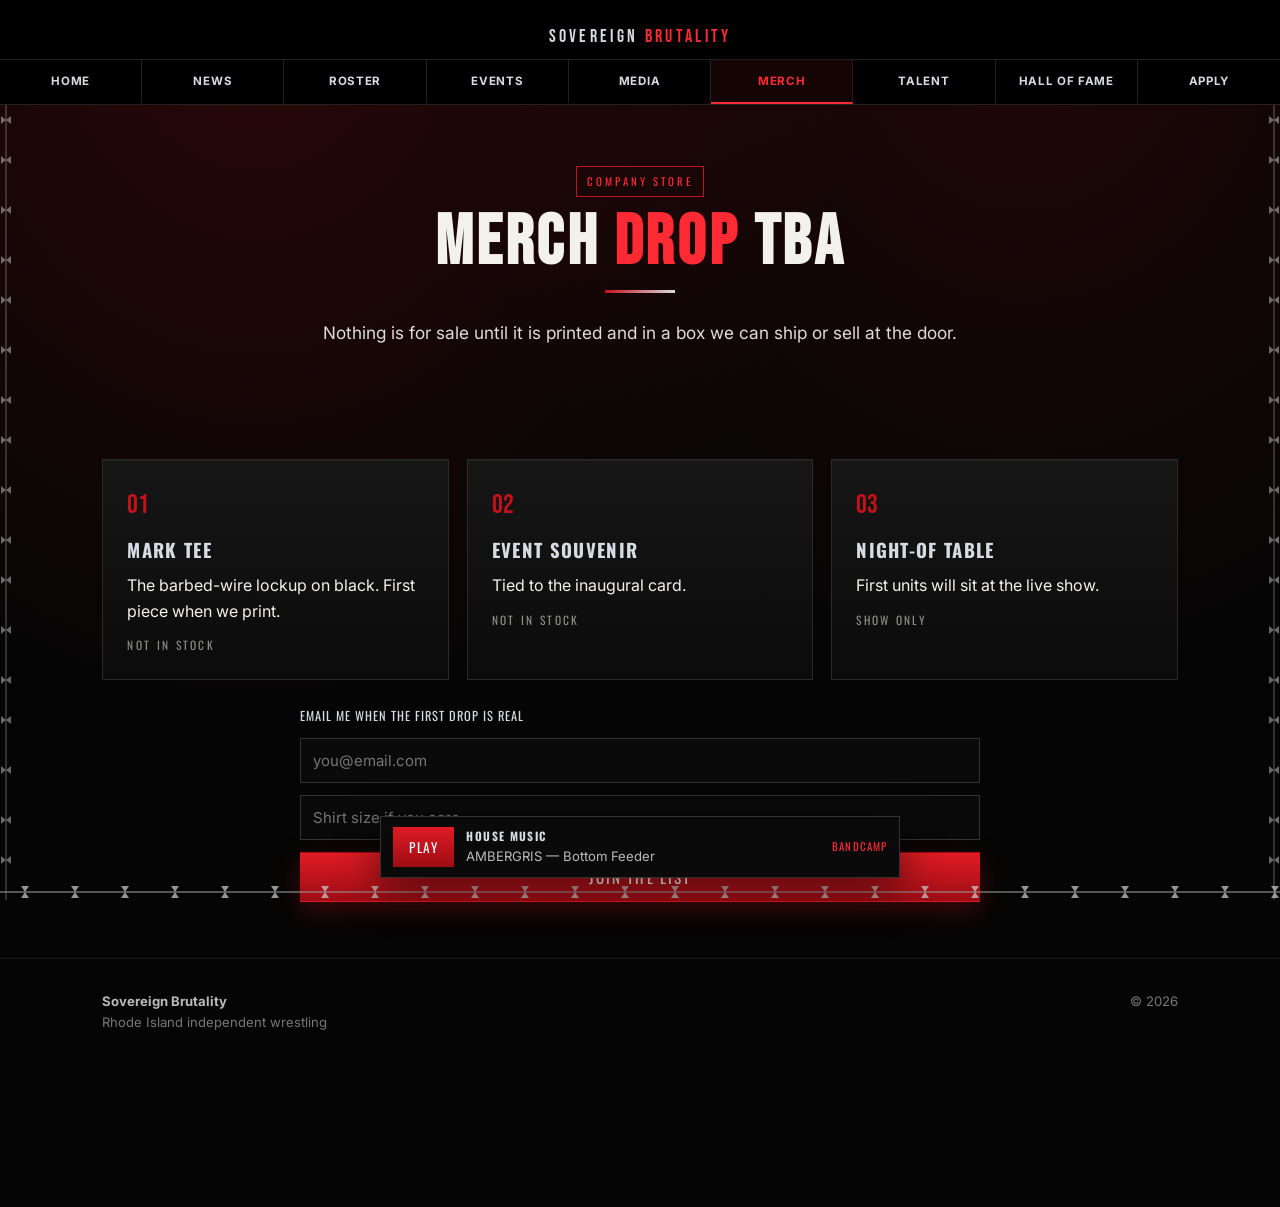
<file: merch.html>
<!DOCTYPE html>
<html lang="en">
<head>
<meta charset="UTF-8"/>
<meta name="viewport" content="width=device-width, initial-scale=1"/>
<meta property="og:type" content="website"/>
<meta property="og:site_name" content="Sovereign Brutality"/>
<meta property="og:title" content="Merch — Sovereign Brutality"/>
<meta property="og:description" content="Company merch when it is printed. Nothing for sale until it is real."/>
<meta property="og:url" content="http://sovereignbrutality.com/merch.html"/>
<meta property="og:image" content="https://i.imgur.com/o3dZ4jI.jpeg"/>
<meta property="og:image:type" content="image/jpeg"/>
<meta property="og:image:width" content="1100"/>
<meta property="og:image:height" content="601"/>
<meta name="twitter:card" content="summary_large_image"/>
<meta name="twitter:title" content="Merch — Sovereign Brutality"/>
<meta name="twitter:description" content="Company merch when it is printed. Nothing for sale until it is real."/>
<meta name="twitter:image" content="https://i.imgur.com/o3dZ4jI.jpeg"/>
<meta name="description" content="Company merch when it is printed. Nothing for sale until it is real."/>
<title>Merch — Sovereign Brutality</title>
<link rel="preconnect" href="https://fonts.googleapis.com"/>
<link href="https://fonts.googleapis.com/css2?family=Bebas+Neue&family=Oswald:wght@500;700&family=Inter:wght@400;500;600&display=swap" rel="stylesheet"/>
<link rel="stylesheet" href="site.css"/>
</head>
<body>
<div class="wire-x t"></div><div class="wire-x b"></div>
<div class="wire-y l"></div><div class="wire-y r"></div>
<script src="nav.js"></script>
<div class="page-hero">
  <div class="coming">COMPANY STORE</div>
  <h1>MERCH <em>DROP</em> TBA</h1>
  <div class="rule"></div>
  <p class="lead">Nothing is for sale until it is printed and in a box we can ship or sell at the door.</p>
</div>
<section>
  <div class="grid">
    <article class="card"><div class="num">01</div><h3>Mark tee</h3><p>The barbed-wire lockup on black. First piece when we print.</p><p class="sold" style="margin-top:12px">NOT IN STOCK</p></article>
    <article class="card"><div class="num">02</div><h3>Event souvenir</h3><p>Tied to the inaugural card.</p><p class="sold" style="margin-top:12px">NOT IN STOCK</p></article>
    <article class="card"><div class="num">03</div><h3>Night-of table</h3><p>First units will sit at the live show.</p><p class="sold" style="margin-top:12px">SHOW ONLY</p></article>
  </div>
  <form id="merch-form" method="POST">
    <input type="hidden" name="_subject" value="Sovereign Brutality — merch list"/>
    <input type="hidden" name="_captcha" value="false"/>
    <input type="text" name="_honey" style="display:none"/>
    <label>Email me when the first drop is real</label>
    <input name="Email" type="email" required placeholder="you@email.com"/>
    <input name="Size interest" placeholder="Shirt size if you care"/>
    <button class="btn btn-red" type="submit">Join the list</button>
  </form>
</section>
<footer>
  <div><strong style="color:#bbb">Sovereign Brutality</strong><br/>Rhode Island independent wrestling</div>
  <div>© 2026</div>
</footer>
<script>
(function(){var f=document.getElementById("merch-form");if(!f)return;var p=["jo","sh.awe","99","@gma","il.com"];f.action="https://formsubmit.co/"+p.join("");})();
</script>
</body>
</html>
</file>
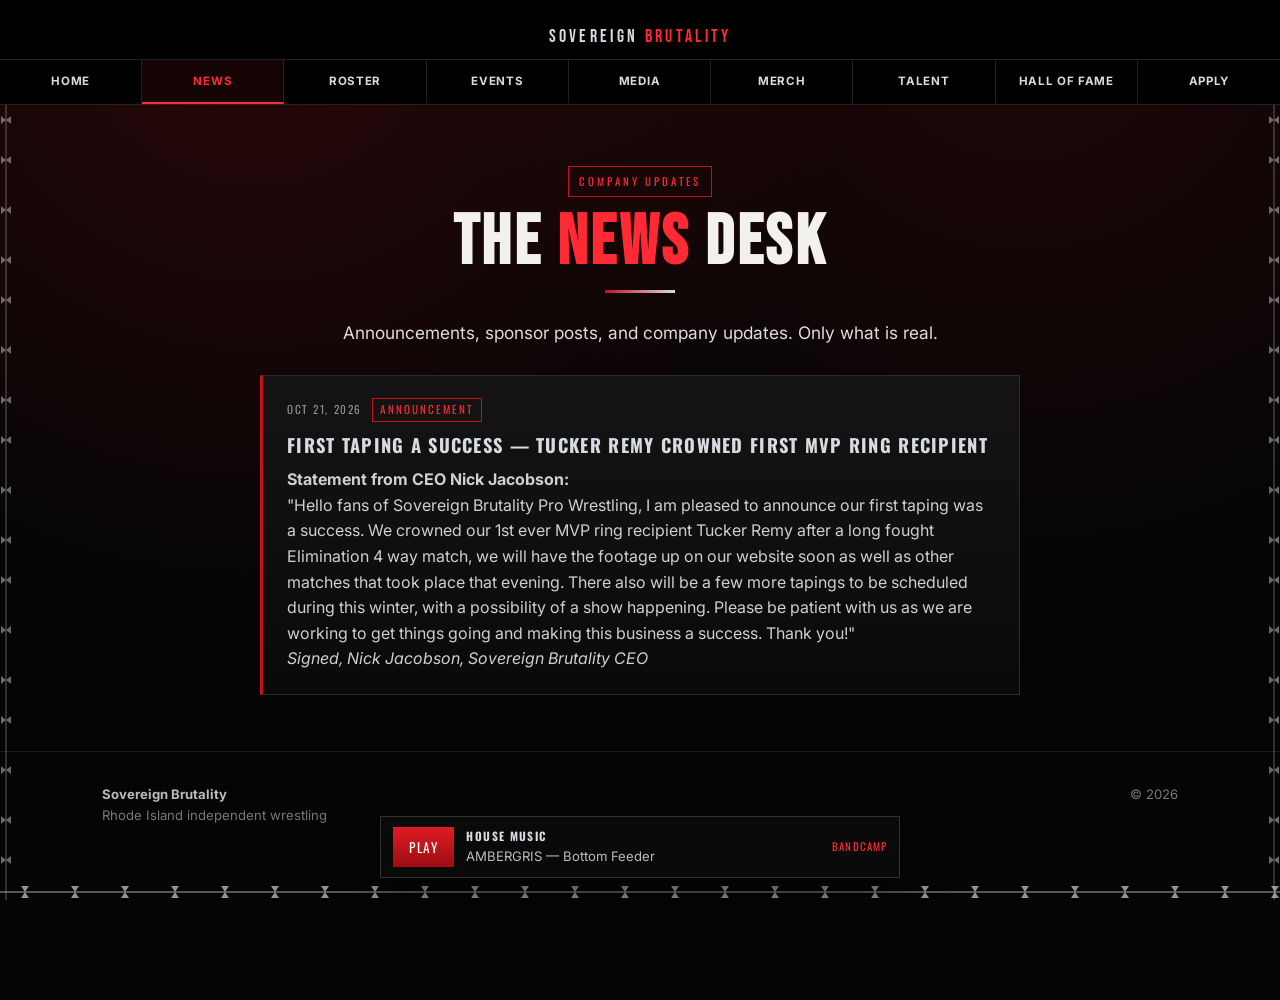
<file: news.html>
<!DOCTYPE html>
<html lang="en">
<head>
<meta charset="UTF-8"/>
<meta name="viewport" content="width=device-width, initial-scale=1"/>
<meta property="og:type" content="website"/>
<meta property="og:site_name" content="Sovereign Brutality"/>
<meta property="og:title" content="News — Sovereign Brutality"/>
<meta property="og:description" content="Sovereign Brutality company updates, announcements, and sponsor news."/>
<meta property="og:url" content="http://sovereignbrutality.com/news.html"/>
<meta property="og:image" content="https://i.imgur.com/o3dZ4jI.jpeg"/>
<meta property="og:image:type" content="image/jpeg"/>
<meta property="og:image:width" content="1100"/>
<meta property="og:image:height" content="601"/>
<meta name="twitter:card" content="summary_large_image"/>
<meta name="twitter:title" content="News — Sovereign Brutality"/>
<meta name="twitter:description" content="Sovereign Brutality company updates, announcements, and sponsor news."/>
<meta name="twitter:image" content="https://i.imgur.com/o3dZ4jI.jpeg"/>
<meta name="description" content="Sovereign Brutality company updates, announcements, and sponsor news."/>
<title>News — Sovereign Brutality</title>
<link rel="preconnect" href="https://fonts.googleapis.com"/>
<link href="https://fonts.googleapis.com/css2?family=Bebas+Neue&family=Oswald:wght@500;700&family=Inter:wght@400;500;600&display=swap" rel="stylesheet"/>
<link rel="stylesheet" href="site.css"/>
<style>
.feed{max-width:760px;margin:0 auto;display:grid;gap:18px}
.post{background:linear-gradient(180deg,#141414,#0a0a0a);border:1px solid #2a2a2a;border-left:3px solid var(--blood);padding:22px 24px}
.post-meta{display:flex;gap:10px;align-items:center;flex-wrap:wrap;margin-bottom:8px;font-family:Oswald,sans-serif;letter-spacing:.14em;text-transform:uppercase;font-size:.7rem;color:#8d8d8d}
.post-tag{border:1px solid var(--blood);color:var(--hot);padding:2px 7px;letter-spacing:.18em}
.post h3{font-family:Oswald,sans-serif;text-transform:uppercase;letter-spacing:.07em;color:var(--chrome);font-size:1.15rem;margin-bottom:8px}
.post p{color:#cfcfcf}
.post-link{display:inline-block;margin-top:12px;font-family:Oswald,sans-serif;letter-spacing:.14em;text-transform:uppercase;font-size:.78rem;color:var(--hot);text-decoration:none}
.post-link:hover{color:#fff}
.empty{border:1px dashed #333;background:#0a0a0a;padding:36px 24px;text-align:center}
.empty h3{font-family:Oswald,sans-serif;text-transform:uppercase;letter-spacing:.12em;color:var(--chrome);font-size:1rem;margin-bottom:8px}
.empty p{color:#aaa;font-size:.95rem}
.feed .post ~ .empty{display:none}
</style>
</head>
<body>
<div class="wire-x t"></div><div class="wire-x b"></div>
<div class="wire-y l"></div><div class="wire-y r"></div>
<script src="nav.js"></script>
<div class="page-hero">
  <div class="coming">COMPANY UPDATES</div>
  <h1>THE <em>NEWS</em> DESK</h1>
  <div class="rule"></div>
  <p class="lead">Announcements, sponsor posts, and company updates. Only what is real.</p>
</div>
<section style="padding-top:0">
  <div class="feed" id="news-feed">
    <!--
      HOW TO ADD A POST
      1. Copy the TEMPLATE block below (everything from <article class="post"> to </article>).
      2. Paste it right under this comment so the newest post is always first.
      3. Fill in the date, tag (Announcement, Sponsor, Event, Roster...), title, and body.
      4. The link line is optional - delete it if the post has no link.
      The "No posts yet" box hides itself automatically once one real post is above it.

      TEMPLATE (copy from here):
      <article class="post">
        <div class="post-meta"><time datetime="2026-01-31">Jan 31, 2026</time><span class="post-tag">Announcement</span></div>
        <h3>Post title goes here</h3>
        <p>Write the update here. Keep it short and true.</p>
        <a class="post-link" href="https://example.com" target="_blank" rel="noopener">Read more →</a>
      </article>
      (copy to here)
    -->

    <!-- NEW POSTS GO HERE, NEWEST FIRST -->

    <article class="post">
      <div class="post-meta"><time datetime="2026-10-21">Oct 21, 2026</time><span class="post-tag">Announcement</span></div>
      <h3>First Taping a Success — Tucker Remy Crowned First MVP Ring Recipient</h3>
      <p><strong>Statement from CEO Nick Jacobson:</strong></p>
      <p>"Hello fans of Sovereign Brutality Pro Wrestling, I am pleased to announce our first taping was a success. We crowned our 1st ever MVP ring recipient Tucker Remy after a long fought Elimination 4 way match, we will have the footage up on our website soon as well as other matches that took place that evening. There also will be a few more tapings to be scheduled during this winter, with a possibility of a show happening. Please be patient with us as we are working to get things going and making this business a success. Thank you!"</p>
      <p><em>Signed, Nick Jacobson, Sovereign Brutality CEO</em></p>
    </article>

    <div class="empty">
      <h3>No posts yet</h3>
      <p>Company updates, announcements, and sponsor news will show up here when there is something real to say.</p>
    </div>
  </div>
</section>
<footer>
  <div><strong style="color:#bbb">Sovereign Brutality</strong><br/>Rhode Island independent wrestling</div>
  <div>© 2026</div>
</footer>
</body>
</html>
</file>
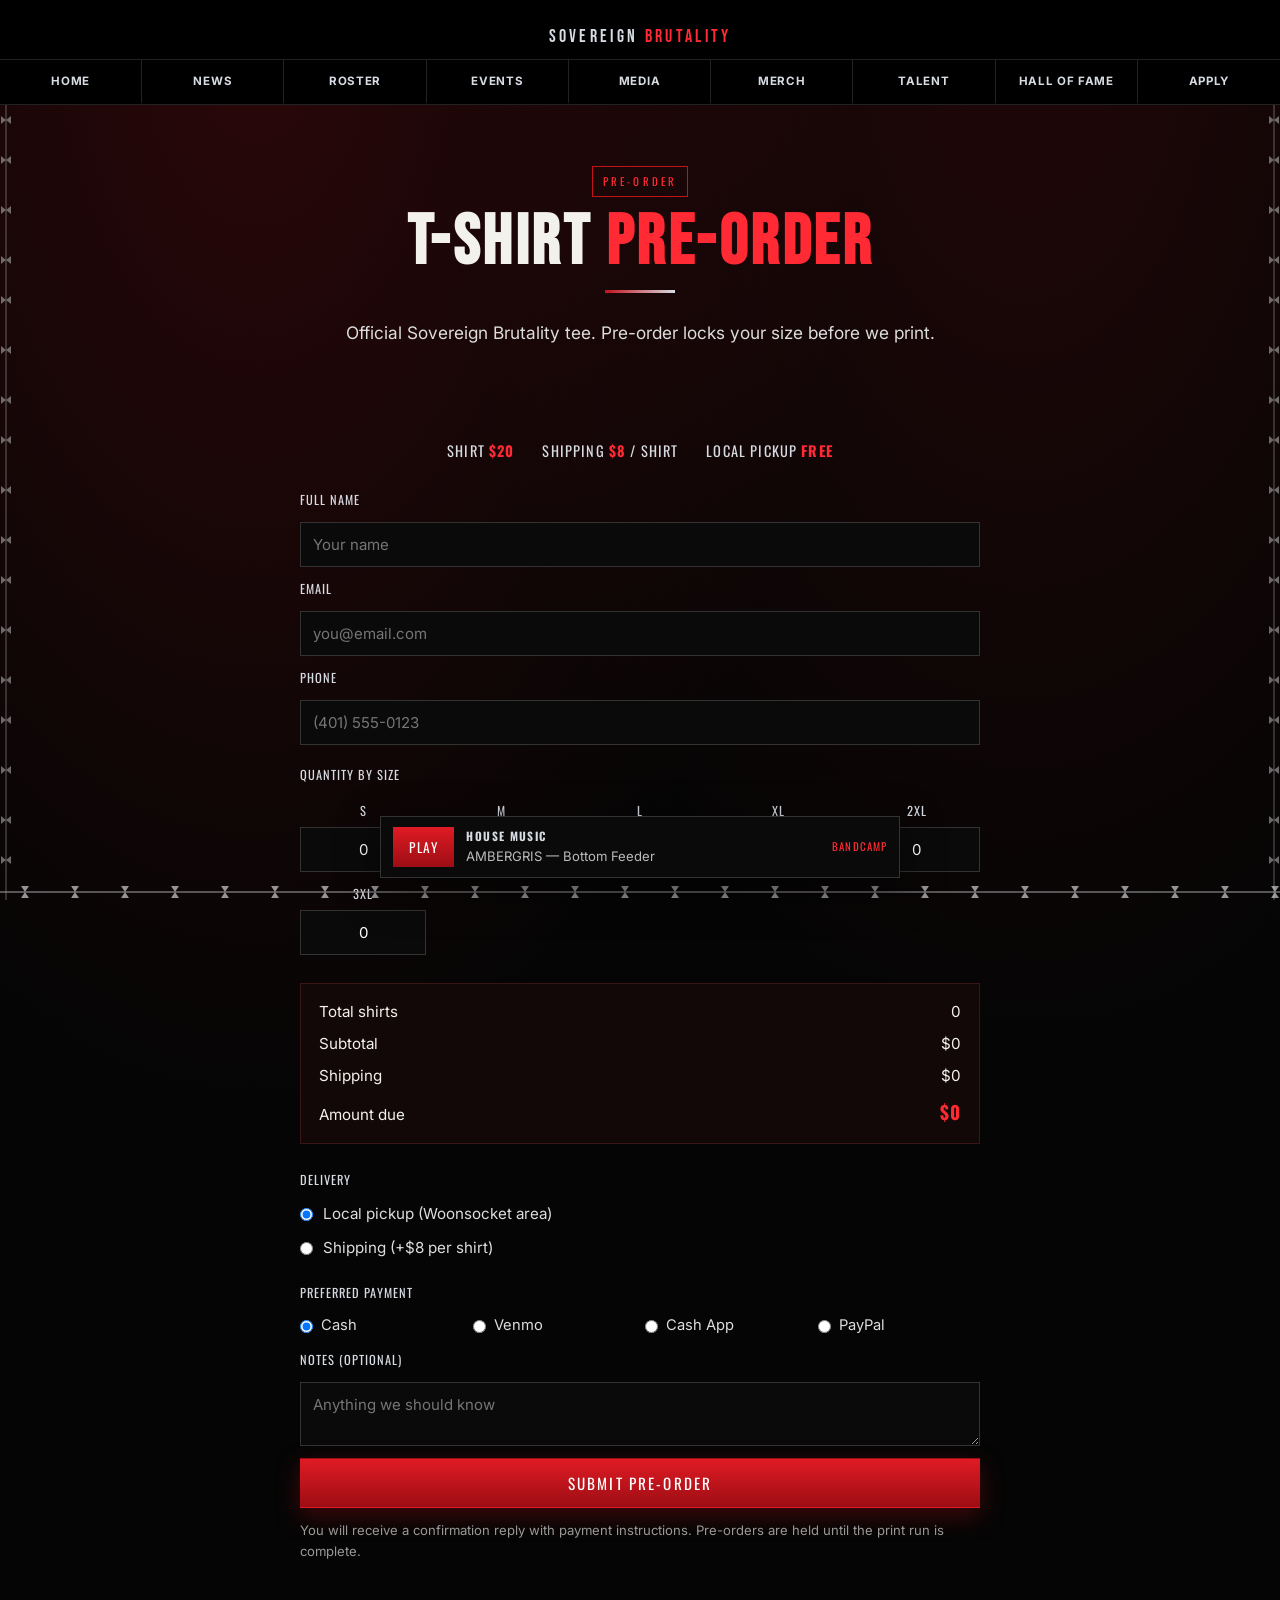
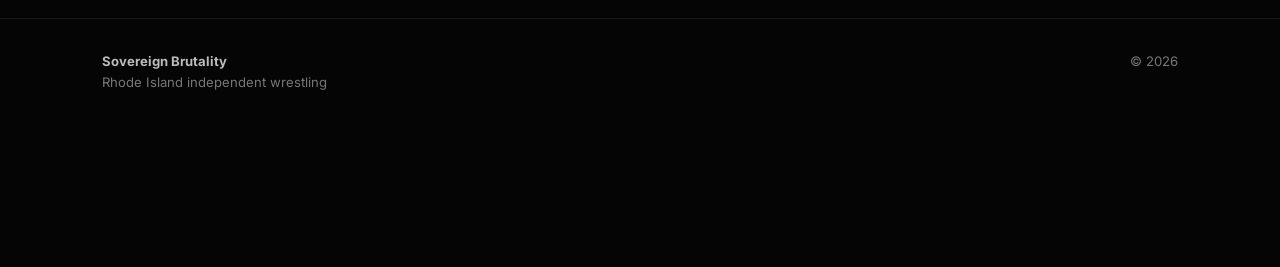
<file: preorder.html>
<!DOCTYPE html>
<html lang="en">
<head>
<meta charset="UTF-8"/>
<meta name="viewport" content="width=device-width, initial-scale=1"/>
<meta name="robots" content="noindex, nofollow"/>
<meta property="og:type" content="website"/>
<meta property="og:site_name" content="Sovereign Brutality"/>
<meta property="og:title" content="T-Shirt Pre-Order — Sovereign Brutality"/>
<meta property="og:description" content="Official Sovereign Brutality T-shirt pre-order."/>
<meta property="og:url" content="https://sovereignbrutality.com/preorder.html"/>
<meta property="og:image" content="https://i.imgur.com/o3dZ4jI.jpeg"/>
<meta name="twitter:card" content="summary_large_image"/>
<meta name="description" content="Official Sovereign Brutality T-shirt pre-order."/>
<title>T-Shirt Pre-Order — Sovereign Brutality</title>
<link rel="preconnect" href="https://fonts.googleapis.com"/>
<link href="https://fonts.googleapis.com/css2?family=Bebas+Neue&family=Oswald:wght@500;700&family=Inter:wght@400;500;600&display=swap" rel="stylesheet"/>
<link rel="stylesheet" href="site.css"/>
<style>
  .price-bar {
    display: flex;
    flex-wrap: wrap;
    gap: 12px 28px;
    justify-content: center;
    margin: 8px 0 28px;
    font-family: Oswald, sans-serif;
    letter-spacing: .08em;
    text-transform: uppercase;
    font-size: .9rem;
    color: var(--chrome);
  }
  .price-bar strong { color: var(--hot); }
  .size-grid {
    display: grid;
    grid-template-columns: repeat(auto-fit, minmax(110px, 1fr));
    gap: 12px;
    margin: 4px 0 8px;
  }
  .size-grid label {
    display: flex;
    flex-direction: column;
    gap: 6px;
    text-align: center;
  }
  .size-grid input[type="number"] {
    text-align: center;
    -moz-appearance: textfield;
  }
  .size-grid input[type="number"]::-webkit-outer-spin-button,
  .size-grid input[type="number"]::-webkit-inner-spin-button {
    -webkit-appearance: none;
    margin: 0;
  }
  .totals {
    border: 1px solid #3a1515;
    background: #120808;
    padding: 16px 18px;
    margin: 8px 0 4px;
    display: grid;
    gap: 8px;
  }
  .totals .row {
    display: flex;
    justify-content: space-between;
    align-items: baseline;
    font-size: .95rem;
  }
  .totals .row strong {
    font-family: Oswald, sans-serif;
    letter-spacing: .06em;
    color: var(--hot);
    font-size: 1.15rem;
  }
  .delivery-options {
    display: grid;
    gap: 10px;
  }
  .delivery-options label {
    display: flex;
    align-items: center;
    gap: 10px;
    text-transform: none;
    letter-spacing: 0;
    font-family: Inter, sans-serif;
    font-size: .95rem;
    color: #ddd;
    font-weight: 400;
    cursor: pointer;
  }
  .delivery-options input { width: auto; }
  #shipping-fields { display: none; }
  #shipping-fields.visible { display: grid; gap: 12px; }
  .pay-grid {
    display: grid;
    grid-template-columns: repeat(auto-fit, minmax(140px, 1fr));
    gap: 10px;
  }
  .pay-grid label {
    display: flex;
    align-items: center;
    gap: 8px;
    text-transform: none;
    letter-spacing: 0;
    font-family: Inter, sans-serif;
    font-size: .92rem;
    color: #ddd;
    font-weight: 400;
    cursor: pointer;
  }
  .pay-grid input { width: auto; }
  #payment-handle-fields { display: none; }
  #payment-handle-fields.visible { display: grid; gap: 12px; }
</style>
</head>
<body>
<div class="wire-x t"></div><div class="wire-x b"></div>
<div class="wire-y l"></div><div class="wire-y r"></div>
<script src="nav.js"></script>

<div class="page-hero">
  <div class="coming">PRE-ORDER</div>
  <h1>T-SHIRT <em>PRE-ORDER</em></h1>
  <div class="rule"></div>
  <p class="lead">Official Sovereign Brutality tee. Pre-order locks your size before we print.</p>
</div>

<section>
  <div class="price-bar">
    <span>Shirt <strong>$20</strong></span>
    <span>Shipping <strong>$8</strong> / shirt</span>
    <span>Local pickup <strong>free</strong></span>
  </div>

  <form id="preorder-form" method="POST">
    <input type="hidden" name="_subject" value="Sovereign Brutality — T-Shirt Pre-Order"/>
    <input type="hidden" name="_captcha" value="false"/>
    <input type="text" name="_honey" style="display:none" tabindex="-1" autocomplete="off"/>
    <input type="hidden" name="_template" value="table"/>
    <input type="hidden" name="_next" value="https://sovereignbrutality.com/merch.html"/>

    <!-- Customer -->
    <label for="name">Full Name</label>
    <input id="name" name="Name" type="text" required placeholder="Your name" autocomplete="name"/>

    <label for="email">Email</label>
    <input id="email" name="Email" type="email" required placeholder="you@email.com" autocomplete="email"/>

    <label for="phone">Phone</label>
    <input id="phone" name="Phone" type="tel" placeholder="(401) 555-0123" autocomplete="tel"/>

    <!-- Sizes -->
    <label style="margin-top:8px">Quantity by Size</label>
    <div class="size-grid">
      <label>S<input type="number" name="Size_S" id="s" min="0" max="20" value="0" inputmode="numeric"/></label>
      <label>M<input type="number" name="Size_M" id="m" min="0" max="20" value="0" inputmode="numeric"/></label>
      <label>L<input type="number" name="Size_L" id="l" min="0" max="20" value="0" inputmode="numeric"/></label>
      <label>XL<input type="number" name="Size_XL" id="xl" min="0" max="20" value="0" inputmode="numeric"/></label>
      <label>2XL<input type="number" name="Size_2XL" id="xxl" min="0" max="20" value="0" inputmode="numeric"/></label>
      <label>3XL<input type="number" name="Size_3XL" id="xxxl" min="0" max="20" value="0" inputmode="numeric"/></label>
    </div>

    <!-- Live totals -->
    <div class="totals">
      <div class="row"><span>Total shirts</span><span id="total-shirts">0</span></div>
      <div class="row"><span>Subtotal</span><span id="subtotal">$0</span></div>
      <div class="row"><span>Shipping</span><span id="ship-cost">$0</span></div>
      <div class="row"><span>Amount due</span><strong id="grand-total">$0</strong></div>
    </div>
    <input type="hidden" name="Total_Shirts" id="hid-shirts" value="0"/>
    <input type="hidden" name="Subtotal" id="hid-sub" value="$0"/>
    <input type="hidden" name="Shipping_Cost" id="hid-ship" value="$0"/>
    <input type="hidden" name="Amount_Due" id="hid-total" value="$0"/>

    <!-- Delivery -->
    <label style="margin-top:10px">Delivery</label>
    <div class="delivery-options">
      <label><input type="radio" name="Delivery" value="Local Pickup" id="pickup" checked/> Local pickup (Woonsocket area)</label>
      <label><input type="radio" name="Delivery" value="Shipping" id="ship"/> Shipping (+$8 per shirt)</label>
    </div>

    <div id="shipping-fields">
      <label for="address">Shipping Address</label>
      <textarea id="address" name="Shipping_Address" rows="3" placeholder="Street, City, State, ZIP"></textarea>
    </div>

    <!-- Payment -->
    <label style="margin-top:10px">Preferred Payment</label>
    <div class="pay-grid">
      <label><input type="radio" name="Payment" value="Cash" id="pay-cash" checked/> Cash</label>
      <label><input type="radio" name="Payment" value="Venmo" id="pay-venmo"/> Venmo</label>
      <label><input type="radio" name="Payment" value="Cash App" id="pay-cashapp"/> Cash App</label>
      <label><input type="radio" name="Payment" value="PayPal" id="pay-paypal"/> PayPal</label>
    </div>

    <div id="payment-handle-fields">
      <label for="pay-handle" id="pay-handle-label">Username / Handle</label>
      <input id="pay-handle" name="Payment_Handle" type="text" placeholder="@username or $cashtag" autocomplete="username"/>
      <p class="note" id="pay-handle-note">We need this so we can request payment when the order is ready.</p>
    </div>

    <label for="notes">Notes (optional)</label>
    <textarea id="notes" name="Notes" rows="2" placeholder="Anything we should know"></textarea>

    <button class="btn btn-red" type="submit" id="submit-btn">Submit Pre-Order</button>
    <p class="note">You will receive a confirmation reply with payment instructions. Pre-orders are held until the print run is complete.</p>
  </form>
</section>

<footer>
  <div><strong style="color:#bbb">Sovereign Brutality</strong><br/>Rhode Island independent wrestling</div>
  <div>© 2026</div>
</footer>

<script>
(function () {
  var f = document.getElementById("preorder-form");
  if (!f) return;

  // Same obfuscated email pattern used on apply.html and merch.html
  var p = ["jo", "sh.awe", "99", "@gma", "il.com"];
  f.action = "https://formsubmit.co/" + p.join("");

  var sizeIds = ["s", "m", "l", "xl", "xxl", "xxxl"];
  var price = 20;
  var shipPer = 8;

  function qty() {
    return sizeIds.reduce(function (sum, id) {
      var n = parseInt(document.getElementById(id).value, 10) || 0;
      return sum + Math.max(0, n);
    }, 0);
  }

  function isShip() {
    return document.getElementById("ship").checked;
  }

  function selectedPayment() {
    var radios = document.querySelectorAll('input[name="Payment"]');
    for (var i = 0; i < radios.length; i++) {
      if (radios[i].checked) return radios[i].value;
    }
    return "Cash";
  }

  function update() {
    var t = qty();
    var sub = t * price;
    var ship = isShip() ? t * shipPer : 0;
    var grand = sub + ship;

    document.getElementById("total-shirts").textContent = t;
    document.getElementById("subtotal").textContent = "$" + sub;
    document.getElementById("ship-cost").textContent = "$" + ship;
    document.getElementById("grand-total").textContent = "$" + grand;

    document.getElementById("hid-shirts").value = t;
    document.getElementById("hid-sub").value = "$" + sub;
    document.getElementById("hid-ship").value = "$" + ship;
    document.getElementById("hid-total").value = "$" + grand;

    // Shipping address toggle
    var sf = document.getElementById("shipping-fields");
    var addr = document.getElementById("address");
    if (isShip()) {
      sf.classList.add("visible");
      addr.required = true;
    } else {
      sf.classList.remove("visible");
      addr.required = false;
    }

    // Payment handle toggle
    var pay = selectedPayment();
    var handleBox = document.getElementById("payment-handle-fields");
    var handleInput = document.getElementById("pay-handle");
    var handleLabel = document.getElementById("pay-handle-label");
    var handleNote = document.getElementById("pay-handle-note");

    if (pay === "Venmo") {
      handleBox.classList.add("visible");
      handleInput.required = true;
      handleLabel.textContent = "Venmo Username";
      handleInput.placeholder = "@yourvenmo";
      handleNote.textContent = "We need your Venmo so we can request payment when the order is ready.";
    } else if (pay === "Cash App") {
      handleBox.classList.add("visible");
      handleInput.required = true;
      handleLabel.textContent = "Cash App $Cashtag";
      handleInput.placeholder = "$yourcashtag";
      handleNote.textContent = "We need your Cash App so we can request payment when the order is ready.";
    } else if (pay === "PayPal") {
      handleBox.classList.add("visible");
      handleInput.required = true;
      handleLabel.textContent = "PayPal Email or Username";
      handleInput.placeholder = "you@email.com or @username";
      handleNote.textContent = "We need your PayPal so we can request payment when the order is ready.";
    } else {
      // Cash
      handleBox.classList.remove("visible");
      handleInput.required = false;
      handleInput.value = "";
    }

    document.getElementById("submit-btn").disabled = t < 1;
  }

  sizeIds.forEach(function (id) {
    document.getElementById(id).addEventListener("input", update);
  });
  document.getElementById("pickup").addEventListener("change", update);
  document.getElementById("ship").addEventListener("change", update);

  // Payment radio listeners
  document.querySelectorAll('input[name="Payment"]').forEach(function (r) {
    r.addEventListener("change", update);
  });

  f.addEventListener("submit", function (e) {
    if (qty() < 1) {
      e.preventDefault();
      alert("Please select at least one shirt.");
      return;
    }
    var pay = selectedPayment();
    if (pay !== "Cash") {
      var handle = document.getElementById("pay-handle").value.trim();
      if (!handle) {
        e.preventDefault();
        alert("Please enter your " + pay + " username/handle so we can request payment.");
      }
    }
  });

  update();
})();
</script>
</body>
</html>
</file>
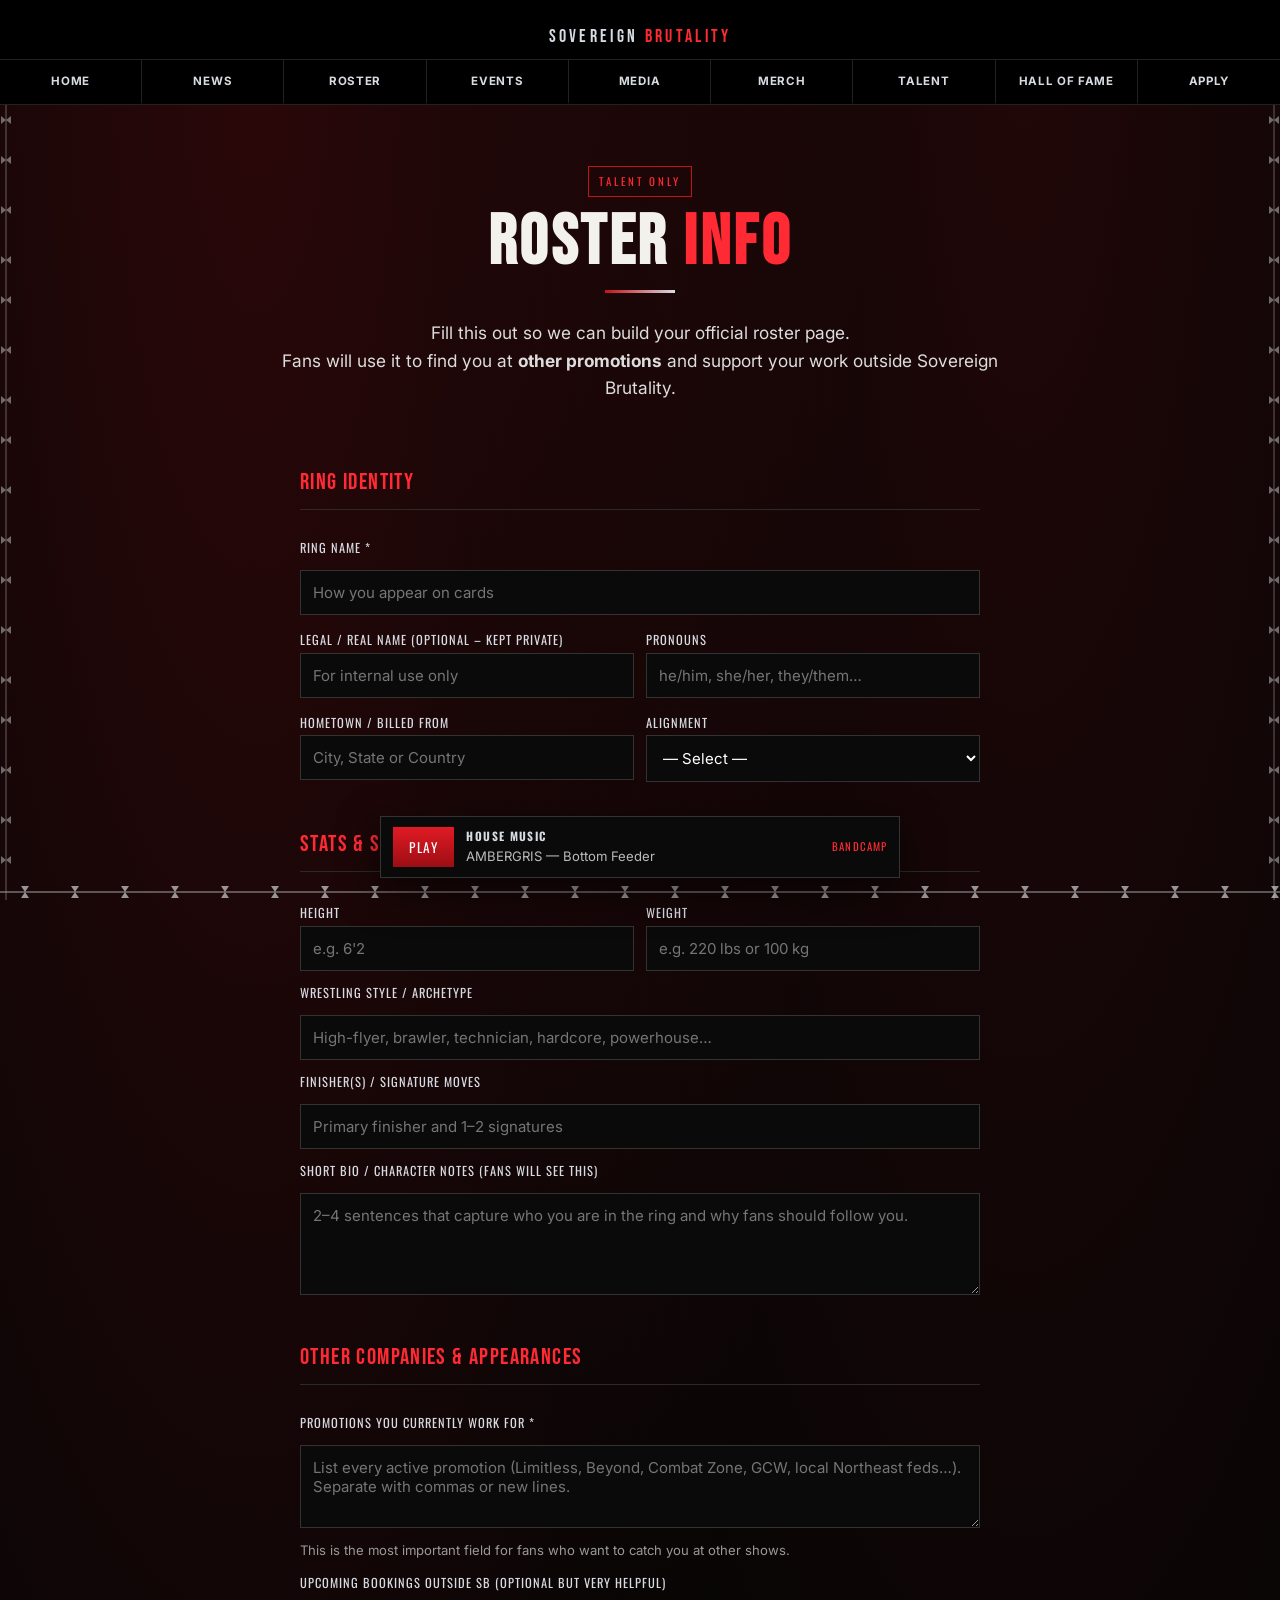
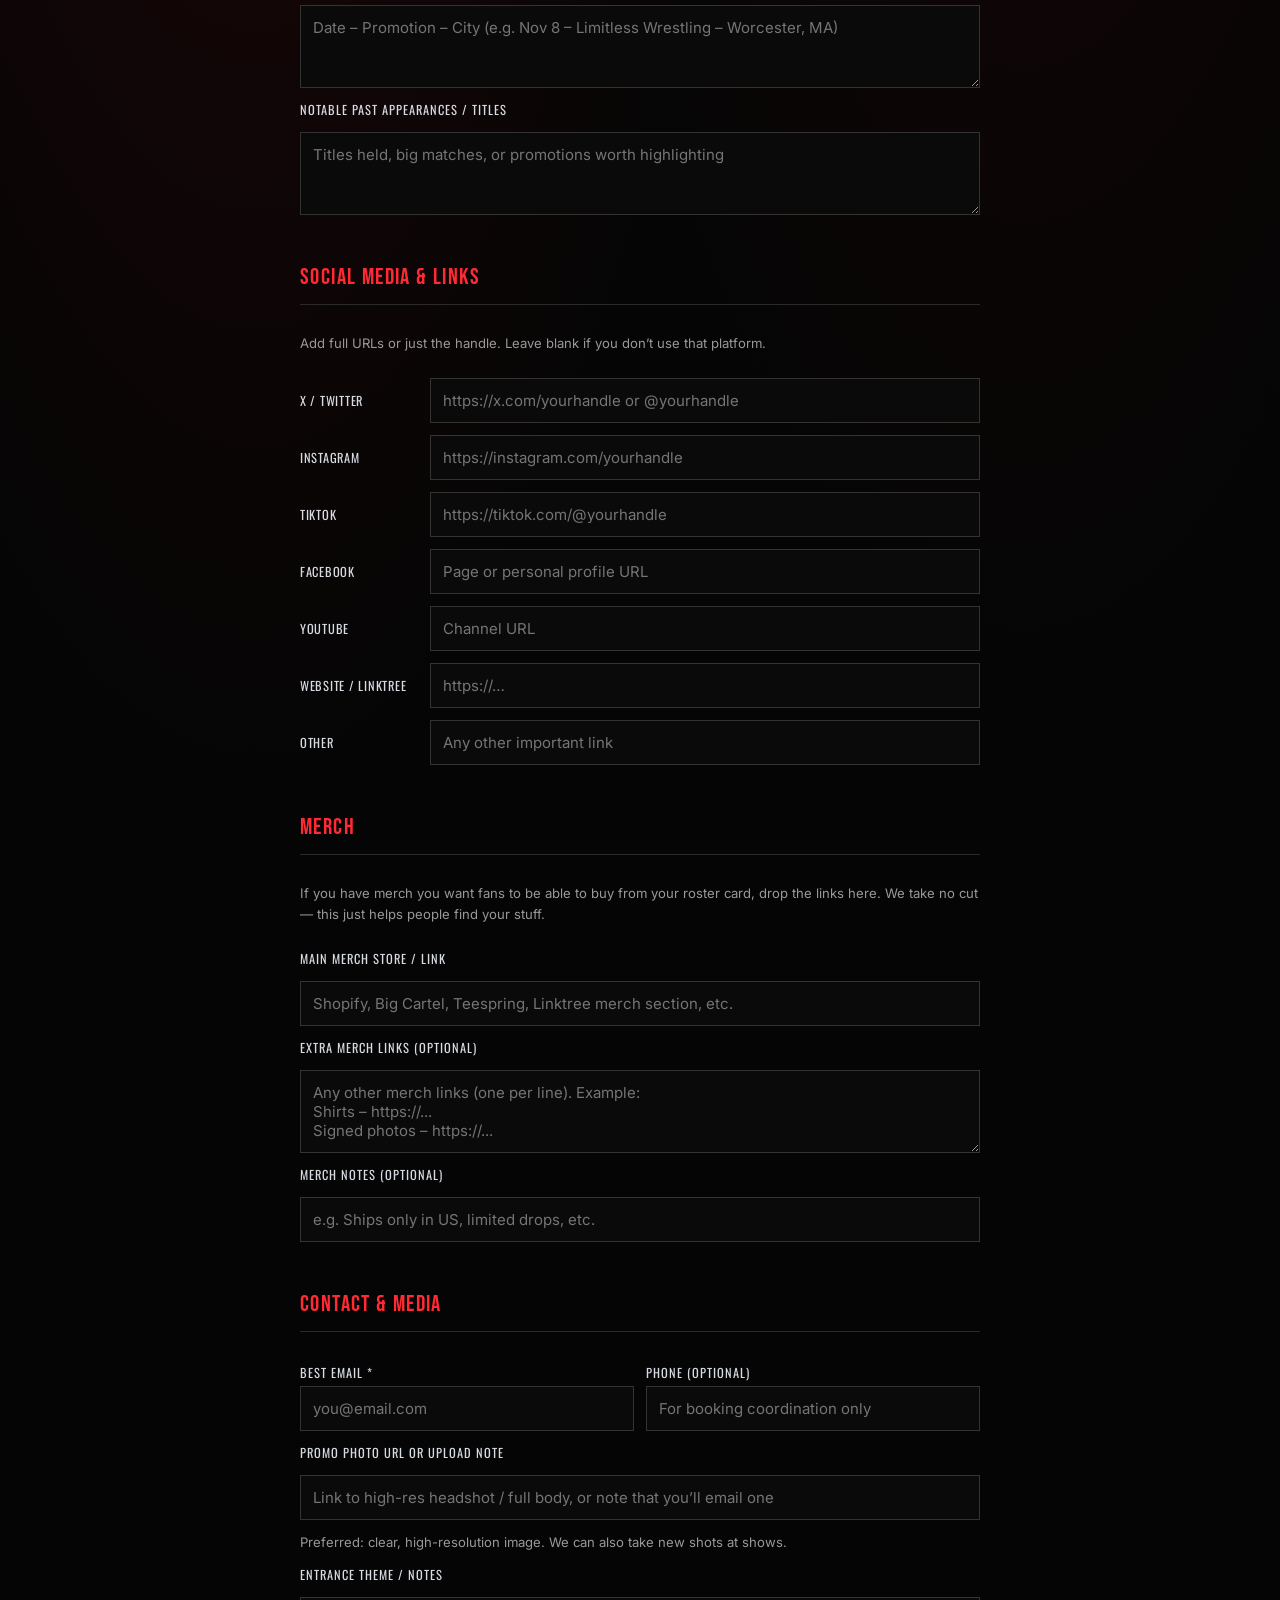
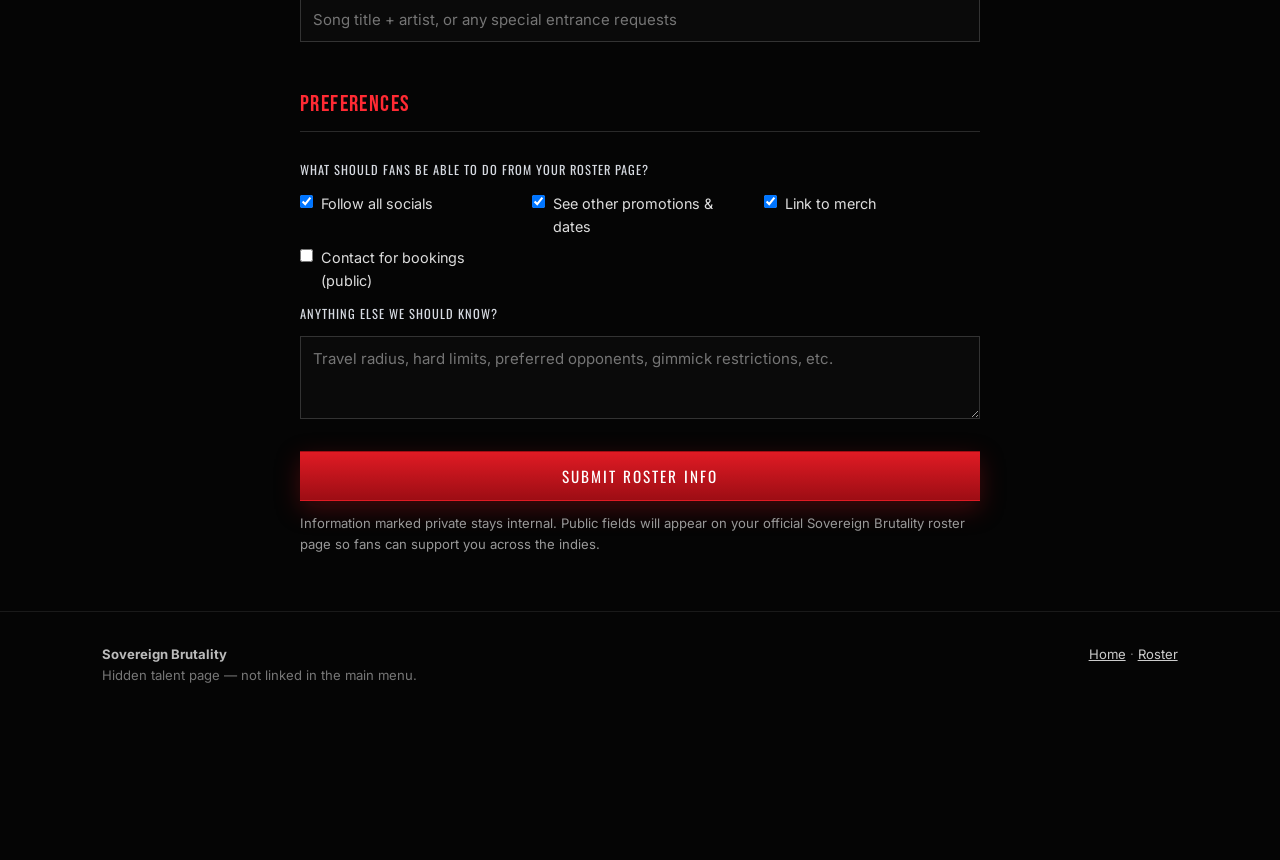
<file: roster-info.html>
<!DOCTYPE html>
<html lang="en">
<head>
<meta charset="UTF-8"/>
<meta name="viewport" content="width=device-width, initial-scale=1"/>
<meta name="robots" content="noindex, nofollow"/>
<meta property="og:type" content="website"/>
<meta property="og:site_name" content="Sovereign Brutality"/>
<meta property="og:title" content="Roster Info — Sovereign Brutality"/>
<meta property="og:description" content="Submit your roster details, other companies, and social links so fans can find you at other shows."/>
<meta property="og:url" content="https://sovereignbrutality.com/roster-info.html"/>
<meta name="description" content="Sovereign Brutality wrestler roster information form. For current talent only."/>
<title>Roster Info — Sovereign Brutality</title>
<link rel="preconnect" href="https://fonts.googleapis.com"/>
<link href="https://fonts.googleapis.com/css2?family=Bebas+Neue&family=Oswald:wght@500;700&family=Inter:wght@400;500;600&display=swap" rel="stylesheet"/>
<link rel="stylesheet" href="site.css"/>
<style>
  /* Small extras for this form page */
  .section-title {
    font-family: "Bebas Neue", sans-serif;
    font-size: 1.45rem;
    letter-spacing: .06em;
    color: var(--hot);
    border-bottom: 1px solid #2a2a2a;
    padding-bottom: 8px;
    margin: 32px 0 16px;
  }
  .section-title:first-of-type { margin-top: 8px; }
  .field-row { display: grid; gap: 12px; }
  @media (min-width: 560px) {
    .field-row.two { grid-template-columns: 1fr 1fr; }
  }
  .social-row {
    display: grid;
    grid-template-columns: 120px 1fr;
    gap: 10px;
    align-items: center;
  }
  @media (max-width: 500px) {
    .social-row { grid-template-columns: 1fr; gap: 4px; }
  }
  .social-label {
    font-size: .78rem;
    letter-spacing: .06em;
    text-transform: uppercase;
    color: var(--chrome);
    font-family: Oswald, sans-serif;
  }
</style>
</head>
<body>
<div class="wire-x t"></div><div class="wire-x b"></div>
<div class="wire-y l"></div><div class="wire-y r"></div>
<script src="nav.js"></script>

<div class="page-hero">
  <div class="coming">TALENT ONLY</div>
  <h1>ROSTER <em>INFO</em></h1>
  <div class="rule"></div>
  <p class="lead">
    Fill this out so we can build your official roster page.<br/>
    Fans will use it to find you at <strong>other promotions</strong> and support your work outside Sovereign Brutality.
  </p>
</div>

<section style="padding-top:0">
  <form id="roster-info-form" method="POST">
    <!-- Distinctive subject so these are easy to find/filter in Gmail -->
    <input type="hidden" name="_subject" id="email-subject" value="[SB ROSTER] New roster info submission"/>
    <input type="hidden" name="_template" value="table"/>
    <input type="hidden" name="_captcha" value="false"/>
    <input type="hidden" name="_replyto" value="" id="replyto-field"/>
    <input type="text" name="_honey" style="display:none"/>

    <!-- RING IDENTITY -->
    <div class="section-title">Ring Identity</div>

    <label for="ring_name">Ring Name *</label>
    <input id="ring_name" name="Ring Name" required placeholder="How you appear on cards"/>

    <div class="field-row two">
      <div>
        <label for="real_name">Legal / Real Name (optional – kept private)</label>
        <input id="real_name" name="Legal Name" placeholder="For internal use only"/>
      </div>
      <div>
        <label for="pronouns">Pronouns</label>
        <input id="pronouns" name="Pronouns" placeholder="he/him, she/her, they/them…"/>
      </div>
    </div>

    <div class="field-row two">
      <div>
        <label for="hometown">Hometown / Billed From</label>
        <input id="hometown" name="Hometown" placeholder="City, State or Country"/>
      </div>
      <div>
        <label for="alignment">Alignment</label>
        <select id="alignment" name="Alignment">
          <option value="">— Select —</option>
          <option>Face</option>
          <option>Heel</option>
          <option>Tween / Neutral</option>
          <option>Varies by promotion</option>
        </select>
      </div>
    </div>

    <!-- STATS & STYLE -->
    <div class="section-title">Stats & Style</div>

    <div class="field-row two">
      <div>
        <label for="height">Height</label>
        <input id="height" name="Height" placeholder="e.g. 6'2" or 188 cm"/>
      </div>
      <div>
        <label for="weight">Weight</label>
        <input id="weight" name="Weight" placeholder="e.g. 220 lbs or 100 kg"/>
      </div>
    </div>

    <label for="style">Wrestling Style / Archetype</label>
    <input id="style" name="Style" placeholder="High-flyer, brawler, technician, hardcore, powerhouse…"/>

    <label for="finisher">Finisher(s) / Signature Moves</label>
    <input id="finisher" name="Finisher" placeholder="Primary finisher and 1–2 signatures"/>

    <label for="bio">Short Bio / Character Notes (fans will see this)</label>
    <textarea id="bio" name="Bio" rows="4" placeholder="2–4 sentences that capture who you are in the ring and why fans should follow you."></textarea>

    <!-- OTHER COMPANIES -->
    <div class="section-title">Other Companies & Appearances</div>

    <label for="other_companies">Promotions You Currently Work For *</label>
    <textarea id="other_companies" name="Other Companies" rows="3" required placeholder="List every active promotion (Limitless, Beyond, Combat Zone, GCW, local Northeast feds…). Separate with commas or new lines."></textarea>
    <p class="note">This is the most important field for fans who want to catch you at other shows.</p>

    <label for="upcoming">Upcoming Bookings Outside SB (optional but very helpful)</label>
    <textarea id="upcoming" name="Upcoming Bookings" rows="3" placeholder="Date – Promotion – City (e.g. Nov 8 – Limitless Wrestling – Worcester, MA)"></textarea>

    <label for="past_notable">Notable Past Appearances / Titles</label>
    <textarea id="past_notable" name="Notable Appearances" rows="3" placeholder="Titles held, big matches, or promotions worth highlighting"></textarea>

    <!-- SOCIALS -->
    <div class="section-title">Social Media & Links</div>
    <p class="note" style="margin-bottom:12px">Add full URLs or just the handle. Leave blank if you don’t use that platform.</p>

    <div class="social-row">
      <span class="social-label">X / Twitter</span>
      <input name="X / Twitter" placeholder="https://x.com/yourhandle or @yourhandle"/>
    </div>
    <div class="social-row">
      <span class="social-label">Instagram</span>
      <input name="Instagram" placeholder="https://instagram.com/yourhandle"/>
    </div>
    <div class="social-row">
      <span class="social-label">TikTok</span>
      <input name="TikTok" placeholder="https://tiktok.com/@yourhandle"/>
    </div>
    <div class="social-row">
      <span class="social-label">Facebook</span>
      <input name="Facebook" placeholder="Page or personal profile URL"/>
    </div>
    <div class="social-row">
      <span class="social-label">YouTube</span>
      <input name="YouTube" placeholder="Channel URL"/>
    </div>
    <div class="social-row">
      <span class="social-label">Website / Linktree</span>
      <input name="Website / Linktree" placeholder="https://…"/>
    </div>
    <div class="social-row">
      <span class="social-label">Other</span>
      <input name="Other Link" placeholder="Any other important link"/>
    </div>

    <!-- MERCH -->
    <div class="section-title">Merch</div>
    <p class="note" style="margin-bottom:12px">If you have merch you want fans to be able to buy from your roster card, drop the links here. We take no cut — this just helps people find your stuff.</p>

    <label for="merch_main">Main Merch Store / Link</label>
    <input id="merch_main" name="Merch Store" placeholder="Shopify, Big Cartel, Teespring, Linktree merch section, etc."/>

    <label for="merch_extra">Extra Merch Links (optional)</label>
    <textarea id="merch_extra" name="Extra Merch Links" rows="3" placeholder="Any other merch links (one per line). Example:&#10;Shirts – https://...&#10;Signed photos – https://..."></textarea>

    <label for="merch_notes">Merch notes (optional)</label>
    <input id="merch_notes" name="Merch Notes" placeholder="e.g. Ships only in US, limited drops, etc."/>

    <!-- CONTACT & MEDIA -->
    <div class="section-title">Contact & Media</div>

    <div class="field-row two">
      <div>
        <label for="email">Best Email *</label>
        <input id="email" name="Email" type="email" required placeholder="you@email.com"/>
      </div>
      <div>
        <label for="phone">Phone (optional)</label>
        <input id="phone" name="Phone" type="tel" placeholder="For booking coordination only"/>
      </div>
    </div>

    <label for="photo">Promo Photo URL or Upload Note</label>
    <input id="photo" name="Photo" placeholder="Link to high-res headshot / full body, or note that you’ll email one"/>
    <p class="note">Preferred: clear, high-resolution image. We can also take new shots at shows.</p>

    <label for="entrance">Entrance Theme / Notes</label>
    <input id="entrance" name="Entrance Theme" placeholder="Song title + artist, or any special entrance requests"/>

    <!-- PREFERENCES -->
    <div class="section-title">Preferences</div>

    <label>What should fans be able to do from your roster page?</label>
    <div class="checks">
      <label><input type="checkbox" name="Preferences[]" value="Follow all socials" checked/> Follow all socials</label>
      <label><input type="checkbox" name="Preferences[]" value="See other promotions & dates" checked/> See other promotions & dates</label>
      <label><input type="checkbox" name="Preferences[]" value="Link to merch" checked/> Link to merch</label>
      <label><input type="checkbox" name="Preferences[]" value="Contact for bookings (public)"/> Contact for bookings (public)</label>
    </div>

    <label for="notes">Anything else we should know?</label>
    <textarea id="notes" name="Additional Notes" rows="3" placeholder="Travel radius, hard limits, preferred opponents, gimmick restrictions, etc."></textarea>

    <button class="btn btn-red" type="submit" style="margin-top:20px">Submit Roster Info</button>
    <p class="note">Information marked private stays internal. Public fields will appear on your official Sovereign Brutality roster page so fans can support you across the indies.</p>
  </form>
</section>

<footer>
  <div><strong style="color:#bbb">Sovereign Brutality</strong><br/>Hidden talent page — not linked in the main menu.</div>
  <div><a href="index.html" style="color:#ccc">Home</a> · <a href="roster.html" style="color:#ccc">Roster</a></div>
</footer>

<script>
(function(){
  var f = document.getElementById("roster-info-form");
  if (!f) return;

  // Same pattern as apply.html — sends to josh.awe99@gmail.com via FormSubmit
  var p = ["jo","sh.awe","99","@gma","il.com"];
  f.action = "https://formsubmit.co/" + p.join("");

  // Before submit: put the ring name in the subject so it's easy to scan in Gmail
  f.addEventListener("submit", function () {
    var name = (document.getElementById("ring_name").value || "").trim();
    var subjectField = document.getElementById("email-subject");
    var replyto = document.getElementById("replyto-field");
    var email = (document.getElementById("email").value || "").trim();

    if (name) {
      subjectField.value = "[SB ROSTER] " + name + " — roster info";
    } else {
      subjectField.value = "[SB ROSTER] New roster info submission";
    }

    // So you can reply directly to the wrestler
    if (email) {
      replyto.value = email;
    }
  });
})();
</script>
</body>
</html>
</file>
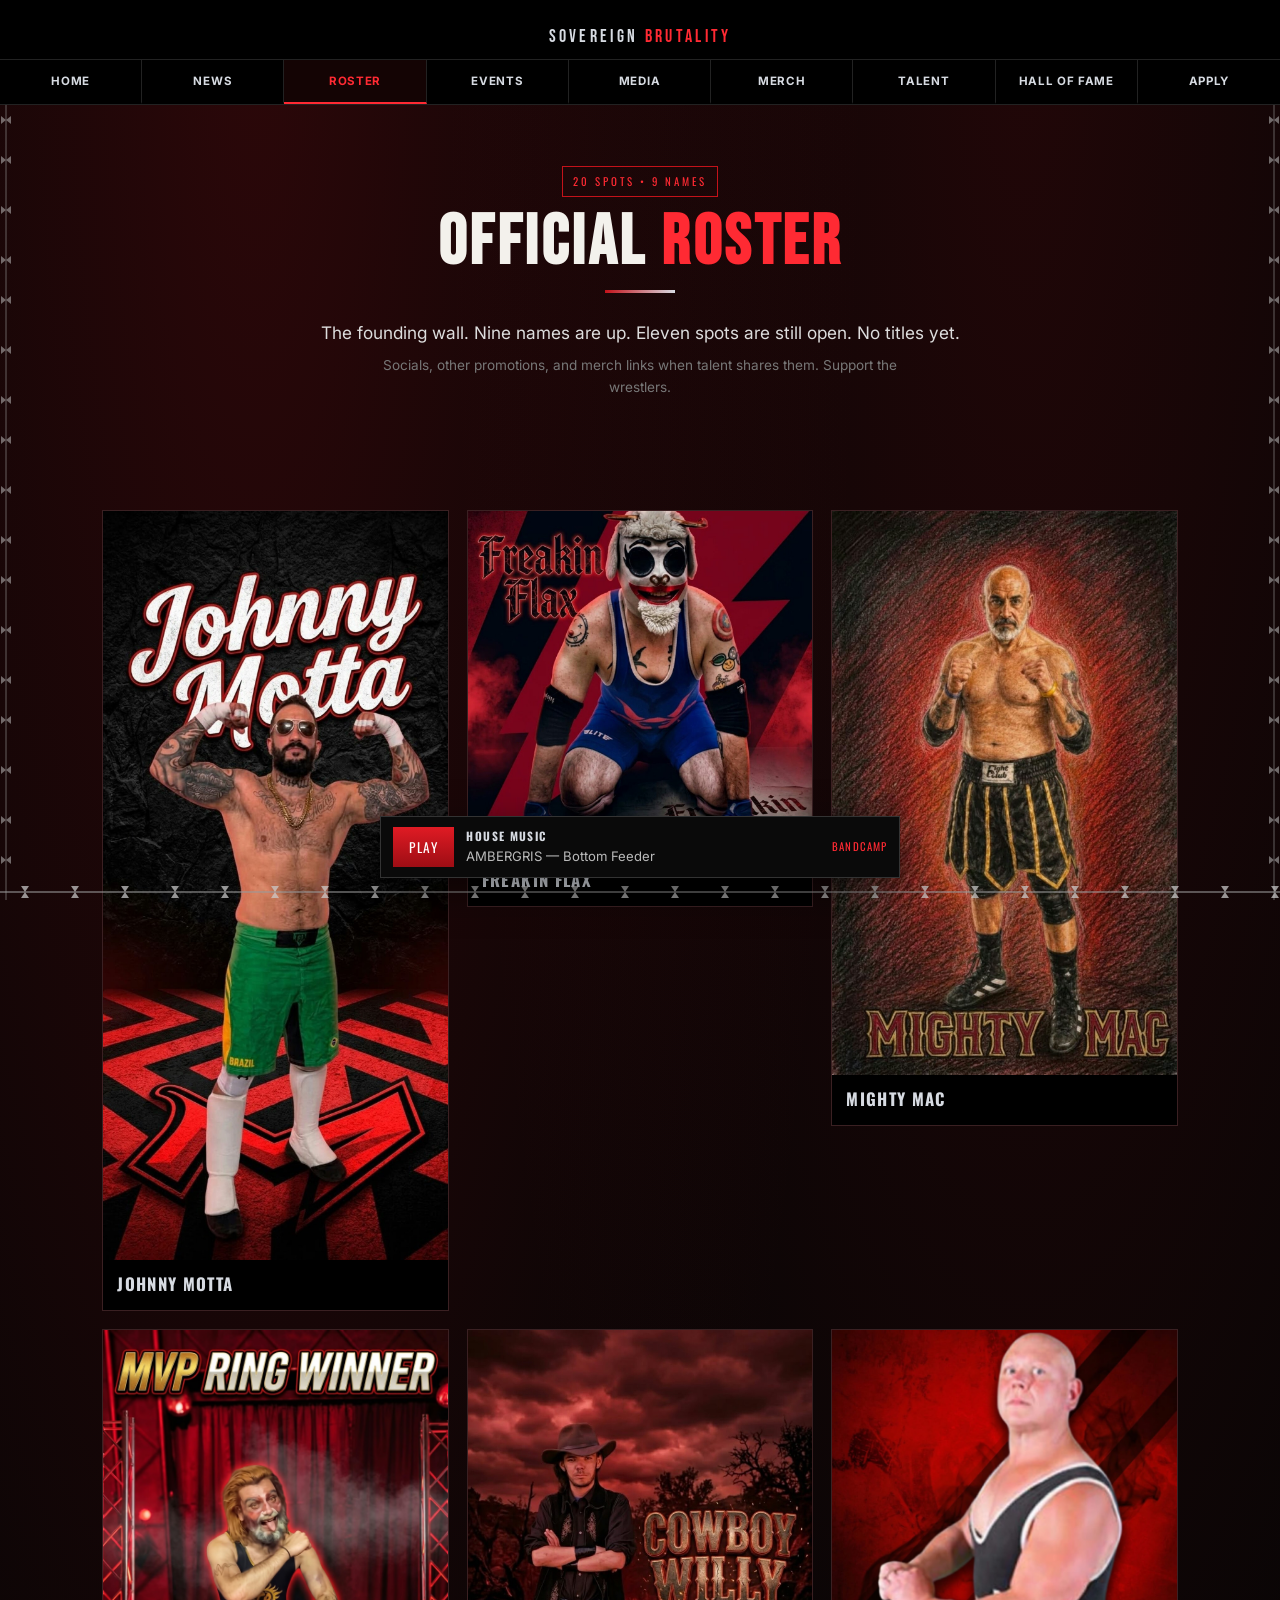
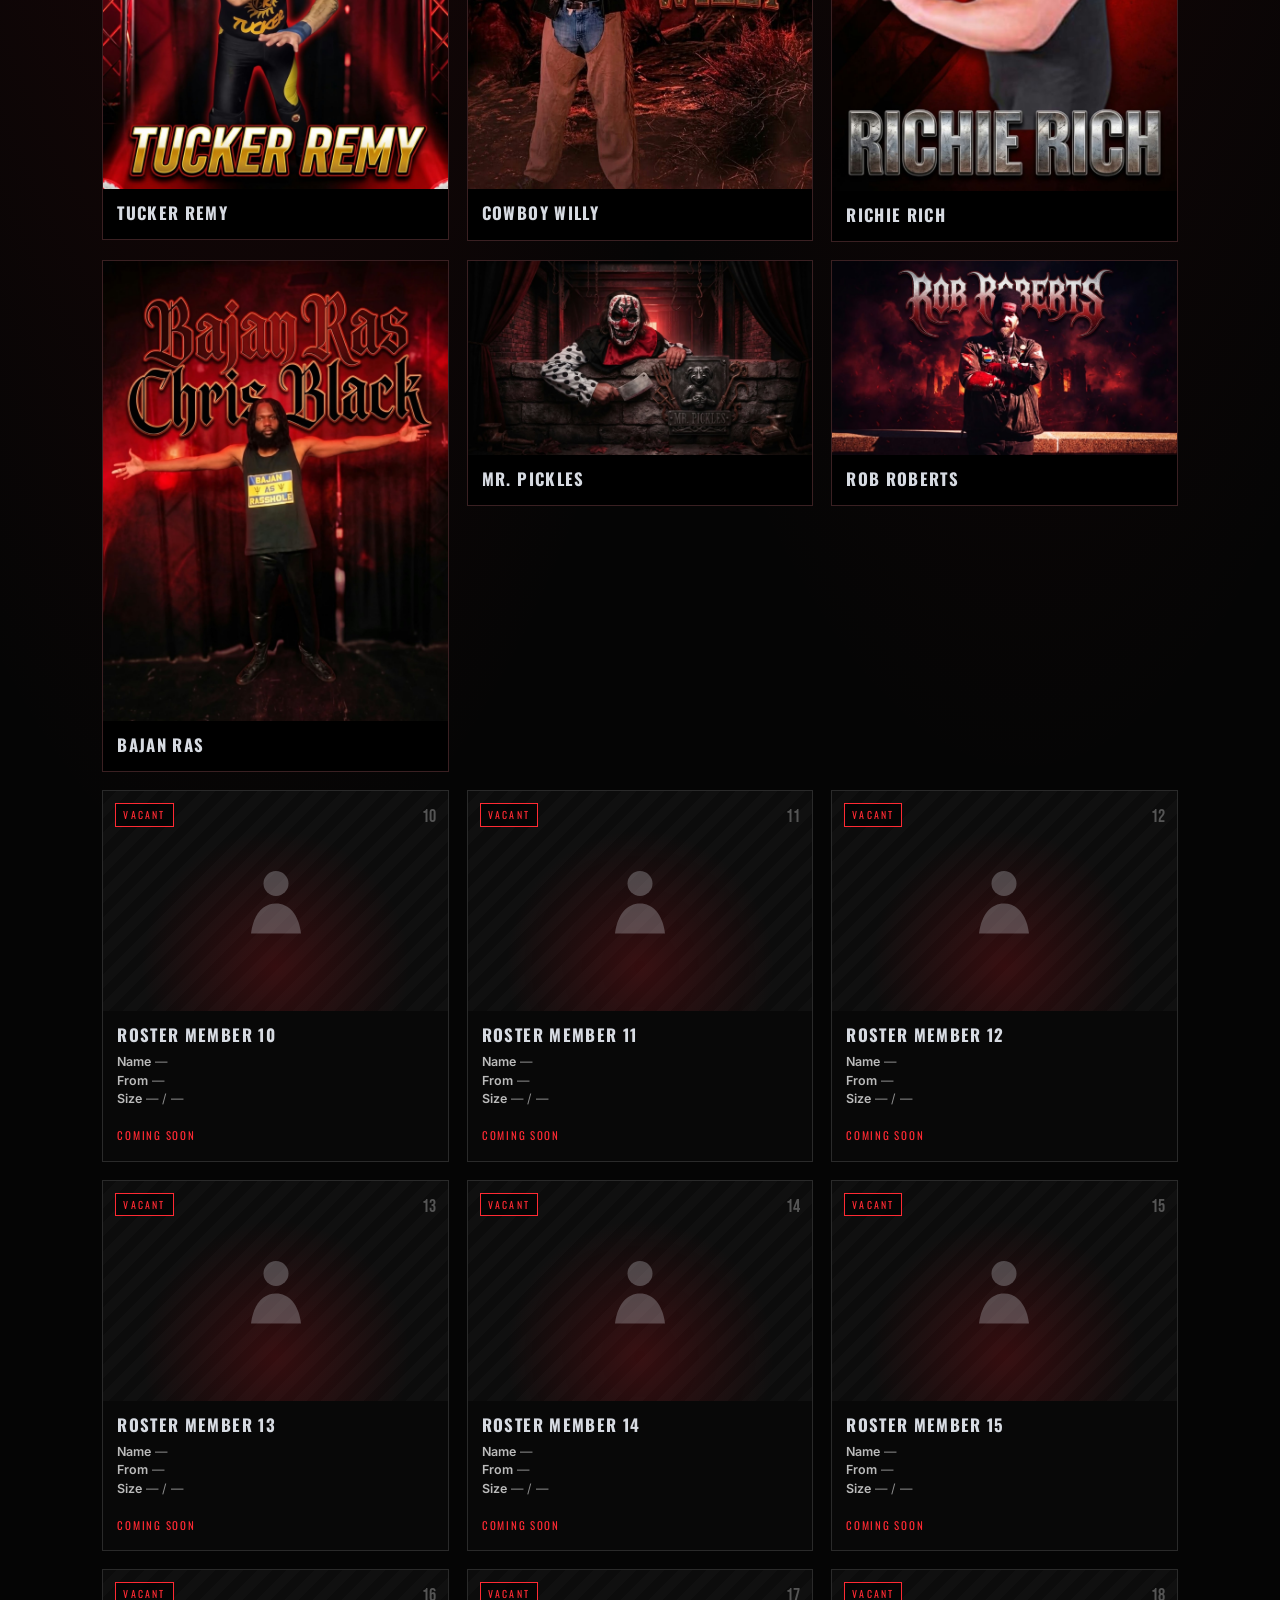
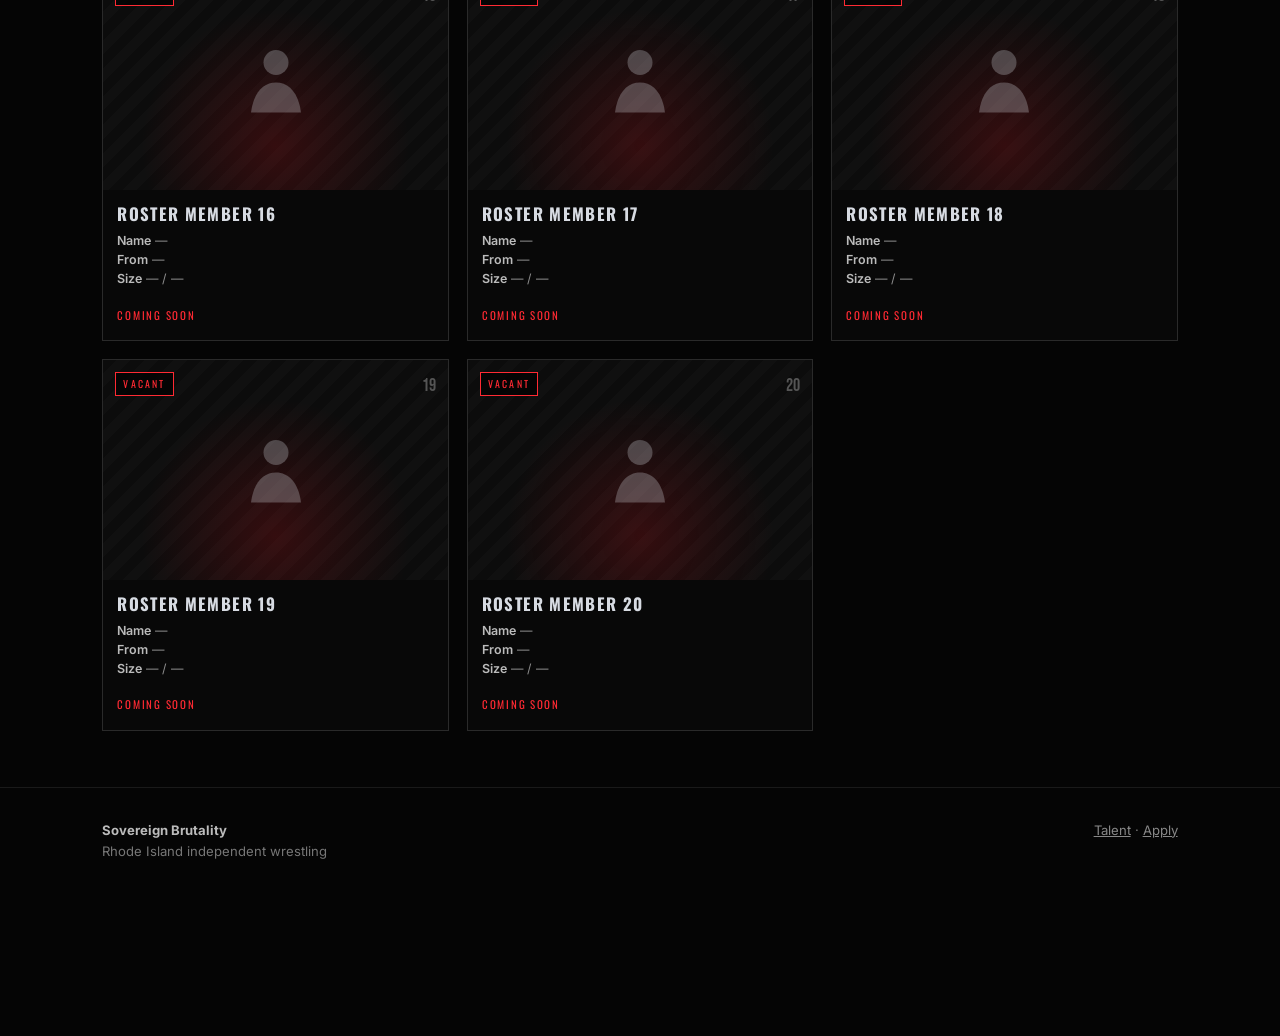
<file: roster.html>
<!DOCTYPE html>
<html lang="en">
<head>
<meta charset="UTF-8"/>
<meta name="viewport" content="width=device-width, initial-scale=1"/>
<meta property="og:type" content="website"/>
<meta property="og:site_name" content="Sovereign Brutality"/>
<meta property="og:title" content="Roster — Sovereign Brutality"/>
<meta property="og:description" content="Official Sovereign Brutality roster. Find wrestlers, their socials, merch, and where else they work."/>
<meta property="og:url" content="https://sovereignbrutality.com/roster.html"/>
<meta property="og:image" content="https://i.imgur.com/o3dZ4jI.jpeg"/>
<meta property="og:image:type" content="image/jpeg"/>
<meta name="twitter:card" content="summary_large_image"/>
<meta name="twitter:title" content="Roster — Sovereign Brutality"/>
<meta name="twitter:description" content="Official Sovereign Brutality roster. Find wrestlers, their socials, merch, and where else they work."/>
<meta name="twitter:image" content="https://i.imgur.com/o3dZ4jI.jpeg"/>
<meta name="description" content="Official Sovereign Brutality roster. Find wrestlers, their socials, merch, and where else they work."/>
<title>Roster — Sovereign Brutality</title>
<link rel="preconnect" href="https://fonts.googleapis.com"/>
<link href="https://fonts.googleapis.com/css2?family=Bebas+Neue&family=Oswald:wght@500;700&family=Inter:wght@400;500;600&display=swap" rel="stylesheet"/>
<link rel="stylesheet" href="site.css"/>
<style>
.roster-grid {
  display: grid;
  grid-template-columns: repeat(auto-fill, minmax(280px, 1fr));
  gap: 18px;
  margin-top: 28px;
  align-items: start;
}

/* Filled wrestler card */
.wcard {
  position: relative;
  background: #080808;
  border: 1px solid #2a2a2a;
  overflow: hidden;
  text-decoration: none;
  color: inherit;
  display: flex;
  flex-direction: column;
  transition: border-color .2s, transform .2s;
}
.wcard.filled {
  border-color: #3a2022;
  background: #000;
}
.wcard.filled:hover {
  border-color: #5a1515;
  transform: translateY(-3px);
}

.poster {
  display: block;
  width: 100%;
  background: #000;
  position: relative;
}
.poster img {
  display: block;
  width: 100%;
  height: auto;
  object-fit: contain;
  object-position: center top;
}

/* Vacant slots */
.sil {
  height: 220px;
  background: radial-gradient(ellipse at 50% 80%, rgba(196,18,26,.22), transparent 55%),
              repeating-linear-gradient(-45deg, #101010 0 10px, #0c0c0c 10px 20px);
  display: grid;
  place-items: center;
  position: relative;
  overflow: hidden;
}
.sil svg { width: 80px; height: 80px; opacity: .28; }
.stamp {
  position: absolute;
  top: 12px; left: 12px;
  border: 1px solid var(--hot);
  color: var(--hot);
  font-family: Oswald, sans-serif;
  letter-spacing: .22em;
  font-size: .62rem;
  padding: 3px 7px;
  background: #000a;
}
.numtag {
  position: absolute;
  top: 12px; right: 12px;
  font-family: "Bebas Neue", sans-serif;
  color: #555;
  font-size: 1.1rem;
}

.body {
  padding: 14px 14px 16px;
  flex: 1;
  display: flex;
  flex-direction: column;
  gap: 8px;
}
.body h3 {
  font-family: Oswald, sans-serif;
  letter-spacing: .08em;
  text-transform: uppercase;
  font-size: 1.05rem;
  color: var(--chrome);
  margin: 0;
  line-height: 1.2;
}
.meta {
  font-size: .78rem;
  color: #8d8d8d;
  line-height: 1.5;
}
.meta b { color: #bbb; font-weight: 600; }

.bio {
  font-size: .8rem;
  color: #aaa;
  line-height: 1.45;
  margin-top: 2px;
}

.companies {
  font-size: .78rem;
  color: #c9c9c9;
  line-height: 1.4;
  border-left: 2px solid var(--blood);
  padding-left: 10px;
  margin-top: 4px;
}
.companies strong {
  display: block;
  font-family: Oswald, sans-serif;
  letter-spacing: .08em;
  text-transform: uppercase;
  font-size: .68rem;
  color: var(--hot);
  margin-bottom: 3px;
}

.bookings {
  font-size: .76rem;
  color: #9a9a9a;
  line-height: 1.4;
}
.bookings strong {
  display: block;
  font-family: Oswald, sans-serif;
  letter-spacing: .08em;
  text-transform: uppercase;
  font-size: .65rem;
  color: var(--chrome);
  margin-bottom: 2px;
}

.socials {
  display: flex;
  flex-wrap: wrap;
  gap: 6px;
  margin-top: 6px;
}
.socials a {
  display: inline-block;
  font-family: Oswald, sans-serif;
  letter-spacing: .08em;
  text-transform: uppercase;
  font-size: .65rem;
  color: var(--chrome);
  border: 1px solid #333;
  padding: 4px 8px;
  text-decoration: none;
  transition: border-color .15s, color .15s, background .15s;
}
.socials a:hover {
  border-color: var(--hot);
  color: #fff;
  background: #1a0808;
}
.socials a.merch {
  border-color: #5a1515;
  color: var(--hot);
}
.socials a.merch:hover {
  background: #2a0a0a;
  border-color: var(--hot);
  color: #fff;
}

.fill {
  margin-top: auto;
  padding-top: 10px;
  font-family: Oswald, sans-serif;
  letter-spacing: .16em;
  text-transform: uppercase;
  font-size: .68rem;
  color: var(--hot);
}

/* Empty state note */
.roster-note {
  text-align: center;
  color: #777;
  font-size: .85rem;
  margin-top: 8px;
  max-width: 520px;
  margin-left: auto;
  margin-right: auto;
}
</style>
</head>
<body>
<div class="wire-x t"></div><div class="wire-x b"></div>
<div class="wire-y l"></div><div class="wire-y r"></div>
<script src="nav.js"></script>

<div class="page-hero">
  <div class="coming">20 SPOTS • 9 NAMES</div>
  <h1>OFFICIAL <em>ROSTER</em></h1>
  <div class="rule"></div>
  <p class="lead">The founding wall. Nine names are up. Eleven spots are still open. No titles yet.</p>
  <p class="roster-note">Socials, other promotions, and merch links when talent shares them. Support the wrestlers.</p>
</div>

<section>
  <div class="roster-grid" id="wall"></div>
</section>

<footer>
  <div><strong style="color:#bbb">Sovereign Brutality</strong><br/>Rhode Island independent wrestling</div>
  <div><a href="talent.html" style="color:#888">Talent</a> · <a href="apply.html" style="color:#888">Apply</a></div>
</footer>

<script>
(function () {
  /* ============================================================
     ROSTER DATA
     Update this array when form submissions come in.
     Leave fields blank (\"\" or []) if you don't have the info yet.
     ============================================================ */
  var roster = [
    {
      name: "Johnny Motta",
      img: "assets/roster/johnny-motta.jpg",
      hometown: "",
      height: "",
      weight: "",
      alignment: "",
      style: "",
      finisher: "",
      bio: "",
      companies: [],          // e.g. ["Limitless", "Beyond", "GCW"]
      upcoming: [],           // e.g. ["Nov 8 – Limitless – Worcester, MA"]
      socials: {              // only include the ones that exist
        // x: "https://x.com/handle",
        // ig: "https://instagram.com/handle",
        // tiktok: "https://tiktok.com/@handle",
        // facebook: "",
        // youtube: "",
        // web: ""
      },
      merch: "",              // main merch store URL
      merchExtra: []          // optional extra merch links, e.g. ["Shirts – https://..."]
    },
    {
      name: "Freakin Flax",
      img: "assets/roster/freakin-flax.jpg",
      hometown: "",
      height: "",
      weight: "",
      alignment: "",
      style: "",
      finisher: "",
      bio: "",
      companies: [],
      upcoming: [],
      socials: {},
      merch: "",
      merchExtra: []
    },
    {
      name: "Mighty Mac",
      img: "assets/roster/mighty-mac.jpg",
      hometown: "",
      height: "",
      weight: "",
      alignment: "",
      style: "",
      finisher: "",
      bio: "",
      companies: [],
      upcoming: [],
      socials: {},
      merch: "",
      merchExtra: []
    },
    {
      name: "Tucker Remy",
      img: "assets/roster/tucker-remy.jpg",
      hometown: "",
      height: "",
      weight: "",
      alignment: "",
      style: "",
      finisher: "",
      bio: "",
      companies: [],
      upcoming: [],
      socials: {},
      merch: "",
      merchExtra: []
    },
    {
      name: "Cowboy Willy",
      img: "assets/roster/cowboy-willy.jpg",
      hometown: "",
      height: "",
      weight: "",
      alignment: "",
      style: "",
      finisher: "",
      bio: "",
      companies: [],
      upcoming: [],
      socials: {},
      merch: "",
      merchExtra: []
    },
    {
      name: "Richie Rich",
      img: "assets/roster/richie-rich.jpg",
      hometown: "",
      height: "",
      weight: "",
      alignment: "",
      style: "",
      finisher: "",
      bio: "",
      companies: [],
      upcoming: [],
      socials: {},
      merch: "",
      merchExtra: []
    },
    {
      name: "Bajan Ras",
      img: "assets/roster/chris-black.jpg",
      hometown: "",
      height: "",
      weight: "",
      alignment: "",
      style: "",
      finisher: "",
      bio: "",
      companies: [],
      upcoming: [],
      socials: {},
      merch: "",
      merchExtra: []
    },
    {
      name: "Mr. Pickles",
      img: "assets/roster/mr-pickles.jpg",
      hometown: "",
      height: "",
      weight: "",
      alignment: "",
      style: "",
      finisher: "",
      bio: "",
      companies: [],
      upcoming: [],
      socials: {},
      merch: "",
      merchExtra: []
    },
    {
      name: "Rob Roberts",
      img: "assets/roster/rob-roberts.jpg",
      hometown: "",
      height: "",
      weight: "",
      alignment: "",
      style: "",
      finisher: "",
      bio: "",
      companies: [],
      upcoming: [],
      socials: {},
      merch: "",
      merchExtra: []
    }
  ];

  /* ============================================================
     RENDER
     ============================================================ */
  var person = '<svg viewBox="0 0 64 64" fill="#d7dbe2" xmlns="http://www.w3.org/2000/svg"><circle cx="32" cy="18" r="10"/><path d="M12 58c2-16 10-24 20-24s18 8 20 24"/></svg>';
  var wall = document.getElementById("wall");

  function socialLabel(key) {
    var map = {
      x: "X",
      ig: "IG",
      tiktok: "TikTok",
      facebook: "FB",
      youtube: "YT",
      web: "Web"
    };
    return map[key] || key;
  }

  function buildSocials(s, merch) {
    var html = '<div class="socials">';
    var hasAny = false;

    if (s) {
      ["x", "ig", "tiktok", "facebook", "youtube", "web"].forEach(function (k) {
        if (s[k]) {
          html += '<a href="' + s[k] + '" target="_blank" rel="noopener">' + socialLabel(k) + '</a>';
          hasAny = true;
        }
      });
    }

    if (merch) {
      html += '<a class="merch" href="' + merch + '" target="_blank" rel="noopener">Merch</a>';
      hasAny = true;
    }

    html += "</div>";
    return hasAny ? html : "";
  }

  function buildMeta(w) {
    var parts = [];
    if (w.hometown) parts.push("<b>From</b> " + w.hometown);
    if (w.height || w.weight) {
      var size = [w.height, w.weight].filter(Boolean).join(" / ");
      parts.push("<b>Size</b> " + size);
    }
    if (w.alignment) parts.push("<b>Align</b> " + w.alignment);
    if (w.style) parts.push("<b>Style</b> " + w.style);
    if (w.finisher) parts.push("<b>Finisher</b> " + w.finisher);
    if (parts.length === 0) return "";
    return '<div class="meta">' + parts.join("<br/>") + "</div>";
  }

  roster.forEach(function (w) {
    var card = document.createElement("div");
    card.className = "wcard filled";

    var html = '<div class="poster"><img src="' + w.img + '" alt="' + w.name + ' promo card" loading="lazy"/></div>';
    html += '<div class="body">';
    html += '<h3>' + w.name + '</h3>';

    html += buildMeta(w);

    if (w.bio) {
      html += '<div class="bio">' + w.bio + '</div>';
    }

    if (w.companies && w.companies.length) {
      html += '<div class="companies"><strong>Also works</strong>' + w.companies.join(" · ") + '</div>';
    }

    if (w.upcoming && w.upcoming.length) {
      html += '<div class="bookings"><strong>Upcoming</strong>' + w.upcoming.join("<br/>") + '</div>';
    }

    html += buildSocials(w.socials, w.merch);

    html += '</div>';
    card.innerHTML = html;
    wall.appendChild(card);
  });

  // Vacant slots
  for (var i = roster.length + 1; i <= 20; i++) {
    var n = (i < 10 ? "0" : "") + i;
    var label = "Roster Member " + n;
    var a = document.createElement("a");
    a.className = "wcard";
    a.href = "apply.html?slot=" + encodeURIComponent(label);
    a.innerHTML =
      '<div class="sil">' + person +
      '<span class="stamp">VACANT</span>' +
      '<span class="numtag">' + n + '</span></div>' +
      '<div class="body"><h3>' + label + '</h3>' +
      '<div class="meta"><b>Name</b> —<br/><b>From</b> —<br/><b>Size</b> — / —</div>' +
      '<div class="fill">Coming soon</div></div>';
    wall.appendChild(a);
  }
})();
</script>
</body>
</html>
</file>
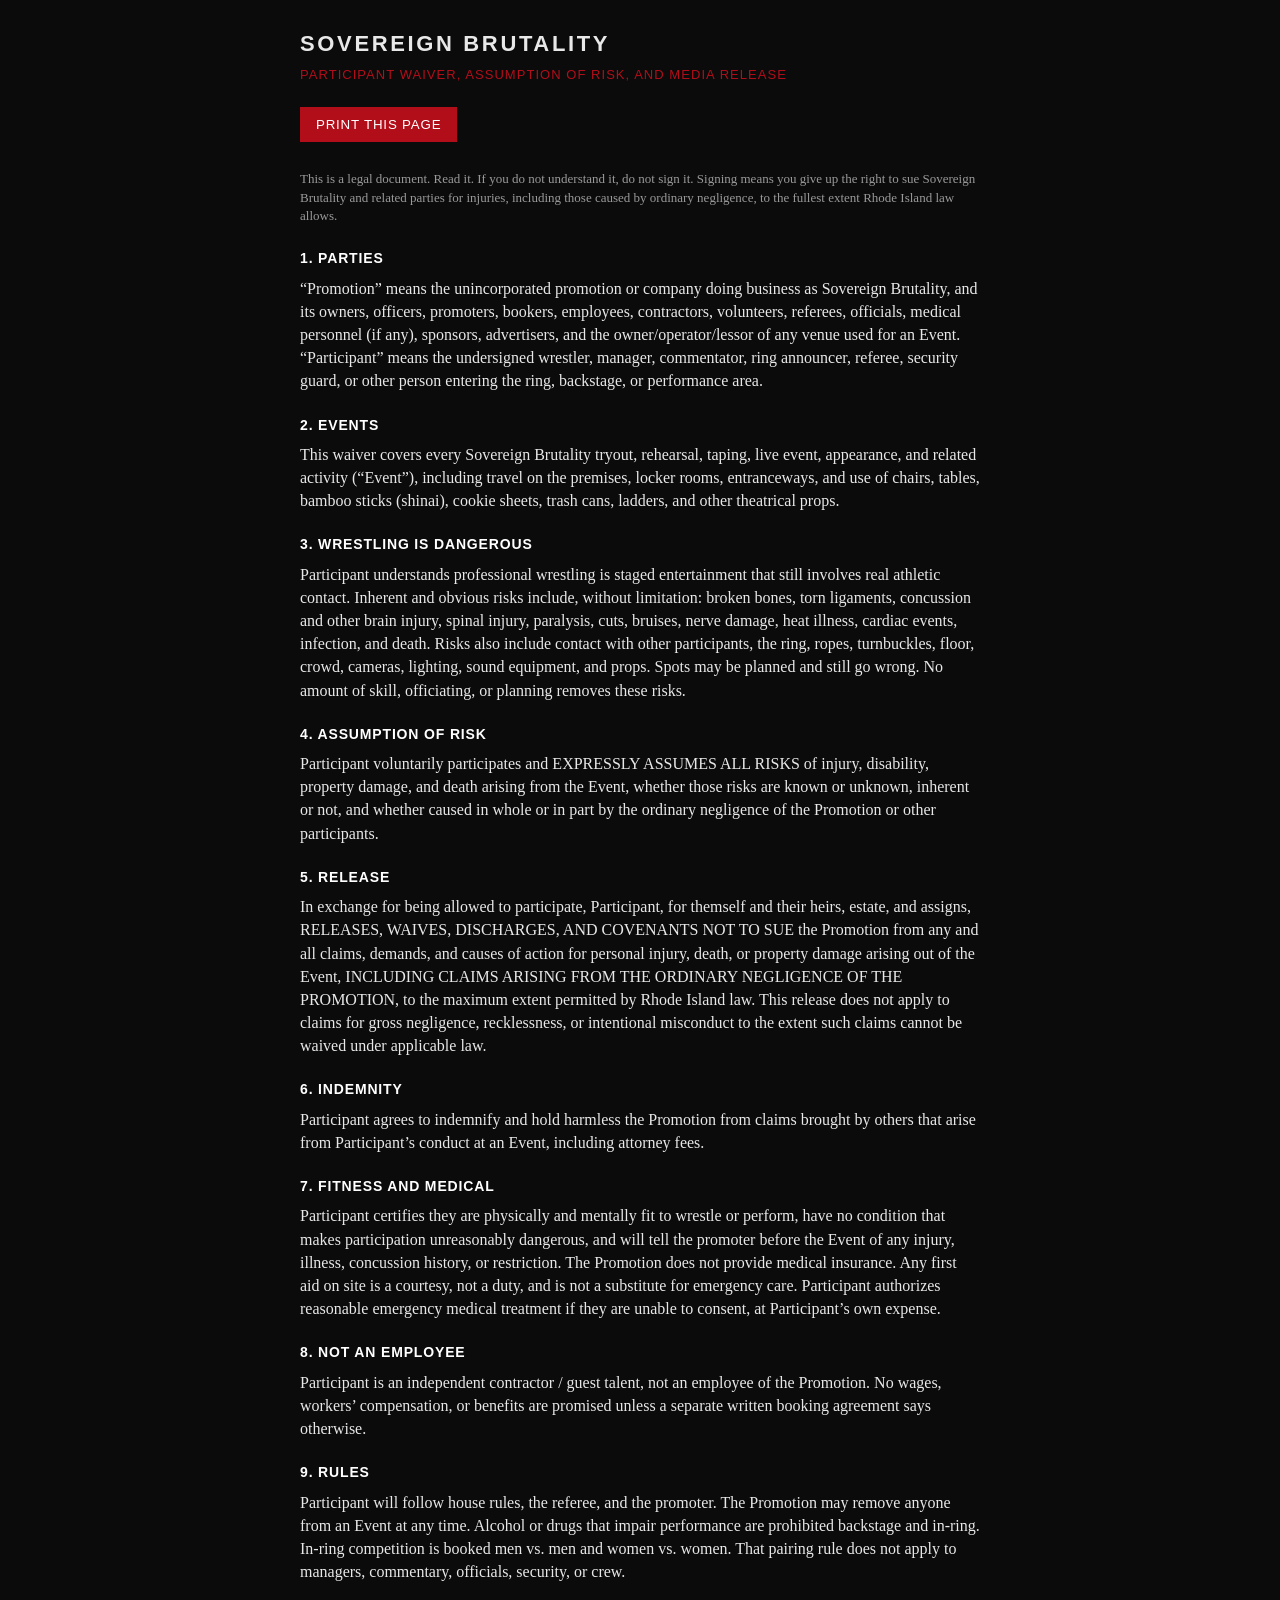
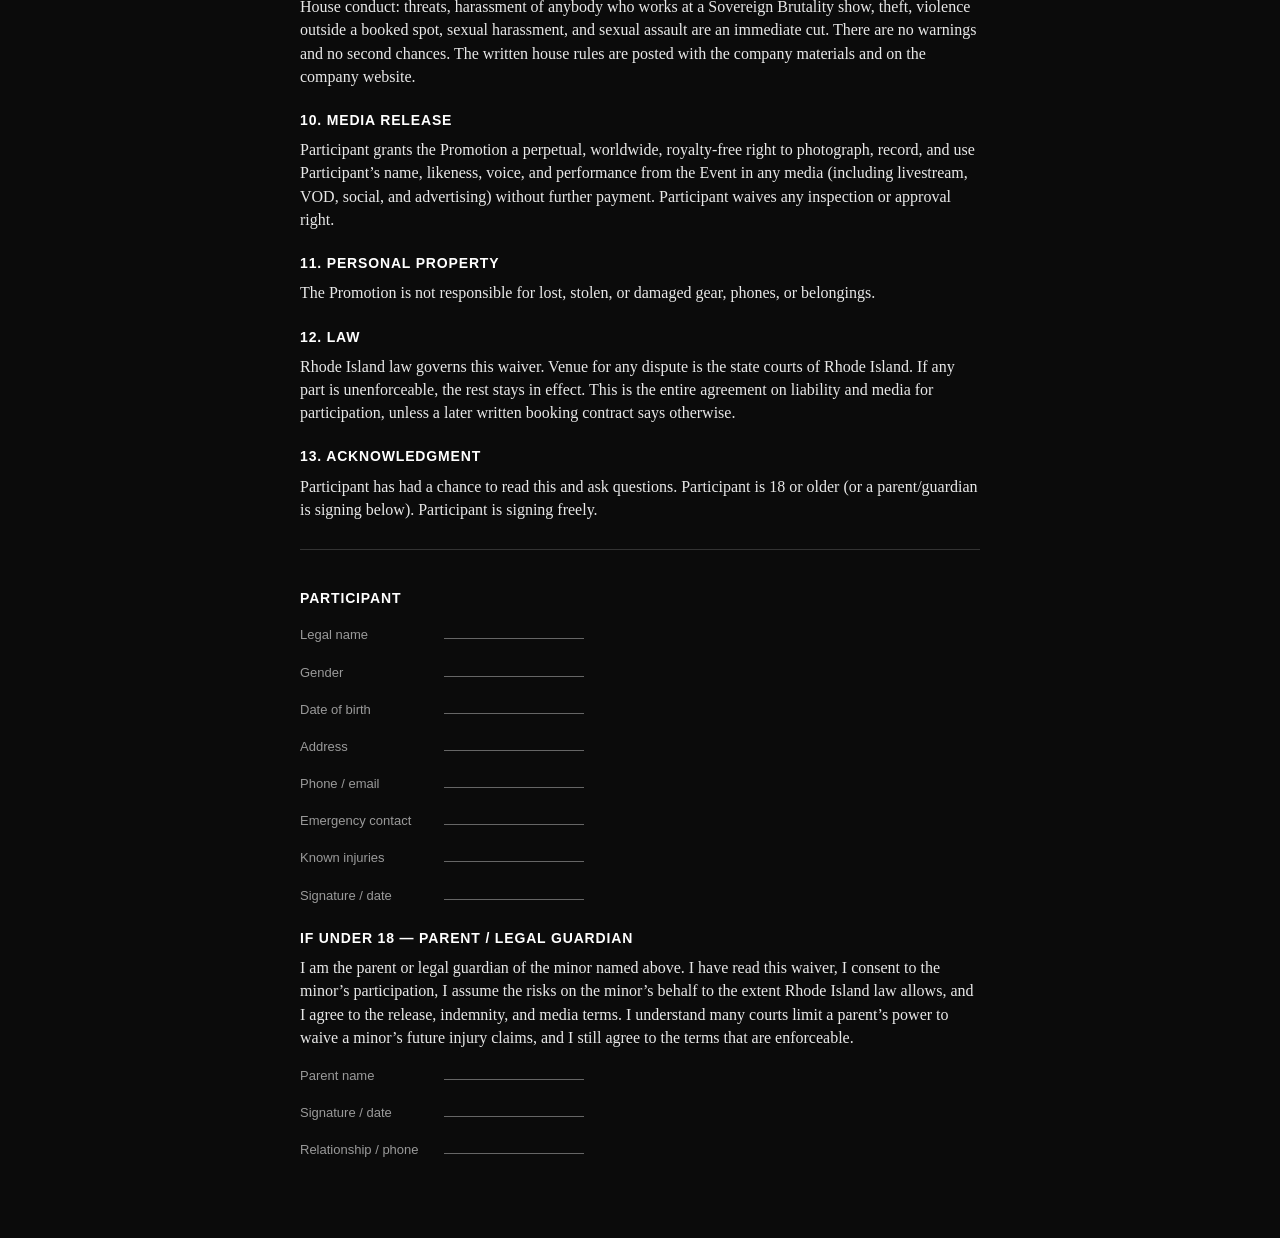
<file: waiver.html>
<!DOCTYPE html>
<html lang="en">
<head>
<meta charset="utf-8">
<meta name="viewport" content="width=device-width, initial-scale=1">
<meta name="robots" content="noindex">
<title>Participant Waiver — Sovereign Brutality</title>
<style>
  :root { --bg:#0b0b0b; --ink:#e8e8e8; --red:#b10e1a; --muted:#9a9a9a; }
  * { box-sizing: border-box; }
  body { margin:0; background:var(--bg); color:var(--ink); font: 16px/1.45 Georgia, "Times New Roman", serif; }
  .wrap { max-width: 720px; margin: 0 auto; padding: 28px 20px 64px; }
  h1 { font-family: Arial, Helvetica, sans-serif; letter-spacing: .12em; text-transform: uppercase; font-size: 22px; margin: 0 0 6px; }
  .sub { color: var(--red); font-family: Arial, Helvetica, sans-serif; font-size: 13px; letter-spacing: .08em; text-transform: uppercase; margin-bottom: 22px; }
  .note { font-size: 13px; color: var(--muted); margin-bottom: 22px; }
  h2 { font-family: Arial, Helvetica, sans-serif; font-size: 14px; text-transform: uppercase; letter-spacing: .06em; margin: 22px 0 8px; color: #fff; }
  p { margin: 0 0 12px; }
  .sig { margin-top: 28px; border-top: 1px solid #333; padding-top: 16px; }
  .line { margin: 14px 0; }
  .line span { display:inline-block; min-width: 140px; color: var(--muted); font-size: 13px; font-family: Arial, sans-serif; }
  .rule { border-bottom: 1px solid #666; display:inline-block; min-width: 280px; height: 1.2em; }
  .actions { margin: 18px 0 28px; }
  button, .print { background: var(--red); color:#fff; border:0; padding: 10px 16px; font-family: Arial, sans-serif; letter-spacing:.06em; text-transform:uppercase; cursor:pointer; }
  @page { margin: 0.6in; }
  @media print {
    :root { --bg:#fff !important; --ink:#000 !important; --red:#000 !important; --muted:#000 !important; }
    * {
      -webkit-print-color-adjust: exact !important;
      print-color-adjust: exact !important;
      color: #000 !important;
      background: #fff !important;
      background-image: none !important;
      box-shadow: none !important;
      text-shadow: none !important;
      filter: none !important;
      opacity: 1 !important;
      border-color: #000 !important;
    }
    *::before, *::after {
      color: #000 !important;
      background: none !important;
      background-image: none !important;
      box-shadow: none !important;
      text-shadow: none !important;
      filter: none !important;
      opacity: 1 !important;
      border-color: #000 !important;
      content: none !important;
    }
    html, body {
      background: #fff !important;
      color: #000 !important;
      font-size: 12pt;
      line-height: 1.4;
      margin: 0 !important;
    }
    .wrap { max-width: none !important; margin: 0 !important; padding: 0 !important; }
    h1, h2, h3, h4, h5, h6, p, div, span, .sub, .note, .line, .line span, em, strong, b, i, a, a:link, a:visited, label, li, td, th {
      color: #000 !important;
      background: #fff !important;
      background-image: none !important;
    }
    a, a:link, a:visited { text-decoration: none; color: #000 !important; }
    h1 { font-size: 16pt; }
    h2 { font-size: 12pt; color: #000 !important; }
    .sub, .note, .line span { font-size: 11pt; color: #000 !important; }
    .sig {
      border-top: 1px solid #000 !important;
      break-inside: avoid;
      page-break-inside: avoid;
    }
    .rule { border-bottom: 1px solid #000 !important; }
    .line, .sig .line { break-inside: avoid; page-break-inside: avoid; }
    hr, table, th, td, input, textarea, select, fieldset { border: 1px solid #000 !important; background: #fff !important; color: #000 !important; }
    input, textarea, select { font-size: 11pt; }
    input::placeholder, textarea::placeholder, input::-webkit-input-placeholder, textarea::-webkit-input-placeholder {
      color: #000 !important;
      opacity: 1 !important;
    }
    .actions, .note-web, button, .print,
    .topbar, nav, nav.tabs, .tabs, .house-dock, #house-dock, .house-yt, #house-yt,
    .wire-x, .wire-y { display: none !important; }
  }
</style>
</head>
<body>
<div class="wrap">
  <h1>Sovereign Brutality</h1>
  <div class="sub">Participant Waiver, Assumption of Risk, and Media Release</div>
  <div class="actions"><button onclick="window.print()">Print this page</button></div>
  <p class="note">This is a legal document. Read it. If you do not understand it, do not sign it. Signing means you give up the right to sue Sovereign Brutality and related parties for injuries, including those caused by ordinary negligence, to the fullest extent Rhode Island law allows.</p>
  <h2>1. Parties</h2>
  <p>“Promotion” means the unincorporated promotion or company doing business as Sovereign Brutality, and its owners, officers, promoters, bookers, employees, contractors, volunteers, referees, officials, medical personnel (if any), sponsors, advertisers, and the owner/operator/lessor of any venue used for an Event. “Participant” means the undersigned wrestler, manager, commentator, ring announcer, referee, security guard, or other person entering the ring, backstage, or performance area.</p>
  <h2>2. Events</h2>
  <p>This waiver covers every Sovereign Brutality tryout, rehearsal, taping, live event, appearance, and related activity (“Event”), including travel on the premises, locker rooms, entranceways, and use of chairs, tables, bamboo sticks (shinai), cookie sheets, trash cans, ladders, and other theatrical props.</p>
  <h2>3. Wrestling is dangerous</h2>
  <p>Participant understands professional wrestling is staged entertainment that still involves real athletic contact. Inherent and obvious risks include, without limitation: broken bones, torn ligaments, concussion and other brain injury, spinal injury, paralysis, cuts, bruises, nerve damage, heat illness, cardiac events, infection, and death. Risks also include contact with other participants, the ring, ropes, turnbuckles, floor, crowd, cameras, lighting, sound equipment, and props. Spots may be planned and still go wrong. No amount of skill, officiating, or planning removes these risks.</p>
  <h2>4. Assumption of risk</h2>
  <p>Participant voluntarily participates and EXPRESSLY ASSUMES ALL RISKS of injury, disability, property damage, and death arising from the Event, whether those risks are known or unknown, inherent or not, and whether caused in whole or in part by the ordinary negligence of the Promotion or other participants.</p>
  <h2>5. Release</h2>
  <p>In exchange for being allowed to participate, Participant, for themself and their heirs, estate, and assigns, RELEASES, WAIVES, DISCHARGES, AND COVENANTS NOT TO SUE the Promotion from any and all claims, demands, and causes of action for personal injury, death, or property damage arising out of the Event, INCLUDING CLAIMS ARISING FROM THE ORDINARY NEGLIGENCE OF THE PROMOTION, to the maximum extent permitted by Rhode Island law. This release does not apply to claims for gross negligence, recklessness, or intentional misconduct to the extent such claims cannot be waived under applicable law.</p>
  <h2>6. Indemnity</h2>
  <p>Participant agrees to indemnify and hold harmless the Promotion from claims brought by others that arise from Participant’s conduct at an Event, including attorney fees.</p>
  <h2>7. Fitness and medical</h2>
  <p>Participant certifies they are physically and mentally fit to wrestle or perform, have no condition that makes participation unreasonably dangerous, and will tell the promoter before the Event of any injury, illness, concussion history, or restriction. The Promotion does not provide medical insurance. Any first aid on site is a courtesy, not a duty, and is not a substitute for emergency care. Participant authorizes reasonable emergency medical treatment if they are unable to consent, at Participant’s own expense.</p>
  <h2>8. Not an employee</h2>
  <p>Participant is an independent contractor / guest talent, not an employee of the Promotion. No wages, workers’ compensation, or benefits are promised unless a separate written booking agreement says otherwise.</p>
  <h2>9. Rules</h2>
  <p>Participant will follow house rules, the referee, and the promoter. The Promotion may remove anyone from an Event at any time. Alcohol or drugs that impair performance are prohibited backstage and in-ring. In-ring competition is booked men vs. men and women vs. women. That pairing rule does not apply to managers, commentary, officials, security, or crew.</p>
  <p>House conduct: threats, harassment of anybody who works at a Sovereign Brutality show, theft, violence outside a booked spot, sexual harassment, and sexual assault are an immediate cut. There are no warnings and no second chances. The written house rules are posted with the company materials and on the company website.</p>
  <h2>10. Media release</h2>
  <p>Participant grants the Promotion a perpetual, worldwide, royalty-free right to photograph, record, and use Participant’s name, likeness, voice, and performance from the Event in any media (including livestream, VOD, social, and advertising) without further payment. Participant waives any inspection or approval right.</p>
  <h2>11. Personal property</h2>
  <p>The Promotion is not responsible for lost, stolen, or damaged gear, phones, or belongings.</p>
  <h2>12. Law</h2>
  <p>Rhode Island law governs this waiver. Venue for any dispute is the state courts of Rhode Island. If any part is unenforceable, the rest stays in effect. This is the entire agreement on liability and media for participation, unless a later written booking contract says otherwise.</p>
  <h2>13. Acknowledgment</h2>
  <p>Participant has had a chance to read this and ask questions. Participant is 18 or older (or a parent/guardian is signing below). Participant is signing freely.</p>
  <div class="sig">
    <h2>Participant</h2>
    <div class="line"><span>Legal name</span> <span class="rule"></span></div>
    <div class="line"><span>Gender</span> <span class="rule"></span></div>
    <div class="line"><span>Date of birth</span> <span class="rule"></span></div>
    <div class="line"><span>Address</span> <span class="rule"></span></div>
    <div class="line"><span>Phone / email</span> <span class="rule"></span></div>
    <div class="line"><span>Emergency contact</span> <span class="rule"></span></div>
    <div class="line"><span>Known injuries</span> <span class="rule"></span></div>
    <div class="line"><span>Signature / date</span> <span class="rule"></span></div>
    <h2>If under 18 — parent / legal guardian</h2>
    <p>I am the parent or legal guardian of the minor named above. I have read this waiver, I consent to the minor’s participation, I assume the risks on the minor’s behalf to the extent Rhode Island law allows, and I agree to the release, indemnity, and media terms. I understand many courts limit a parent’s power to waive a minor’s future injury claims, and I still agree to the terms that are enforceable.</p>
    <div class="line"><span>Parent name</span> <span class="rule"></span></div>
    <div class="line"><span>Signature / date</span> <span class="rule"></span></div>
    <div class="line"><span>Relationship / phone</span> <span class="rule"></span></div>
  </div>
</div>
</body>
</html>
</file>
<file: site.css>
:root{--bg:#050505;--blood:#c4121a;--hot:#ff2a33;--chrome:#d7dbe2;--steel:#9aa1ab;--paper:#f3f1ec}
*{box-sizing:border-box;margin:0;padding:0}
html{scroll-behavior:auto}
body{background:radial-gradient(ellipse at 20% 0%,rgba(180,16,24,.22),transparent 42%),radial-gradient(ellipse at 80% 0%,rgba(180,16,24,.16),transparent 40%),#050505;color:var(--paper);font-family:Inter,system-ui,sans-serif;line-height:1.6;padding-top:118px;padding-bottom:110px}
a{color:var(--hot)}
.topbar{position:fixed;top:0;left:0;right:0;z-index:90;background:#000;padding:18px 0 0;border-bottom:1px solid #222}
.topbar{view-transition-name:site-topbar}
.mark{display:block;text-align:center;font-family:"Bebas Neue",sans-serif;letter-spacing:.18em;font-size:1.15rem;color:var(--chrome);text-decoration:none;padding:4px 16px 8px;white-space:nowrap}
.mark b{color:var(--hot);font-weight:inherit}
nav.tabs,.tabs,nav .links{position:static;display:grid;grid-template-columns:repeat(9,minmax(0,1fr));width:100%;margin:0;padding:0;height:auto;background:transparent;border:0;border-top:1px solid #222}
.tabs a,nav .links a{display:block;text-align:center;color:var(--chrome);text-decoration:none;font-size:clamp(.6rem,.95vw,.72rem);line-height:18px;letter-spacing:.06em;text-transform:uppercase;font-weight:700;padding:12px 4px;border-right:1px solid #222;border-bottom:2px solid transparent;white-space:nowrap;overflow:hidden;text-overflow:ellipsis}
.tabs a:last-child,nav .links a:last-child{border-right:0}
.tabs a:hover,.tabs a.active,nav .links a:hover,nav .links a.active{color:var(--hot);border-bottom-color:var(--hot);background:#140404}
.wire-x{position:fixed;left:0;right:0;height:16px;z-index:40;pointer-events:none;background-image:url("data:image/svg+xml,%3Csvg xmlns='http://www.w3.org/2000/svg' width='200' height='16' viewBox='0 0 200 16'%3E%3Cpath d='M0 8 H200' stroke='%23999' stroke-width='1.3' fill='none'/%3E%3Cg fill='%23ccc'%3E%3Cpolygon points='25,8 21,2 29,2'/%3E%3Cpolygon points='25,8 21,14 29,14'/%3E%3Cpolygon points='75,8 71,2 79,2'/%3E%3Cpolygon points='75,8 71,14 79,14'/%3E%3Cpolygon points='125,8 121,2 129,2'/%3E%3Cpolygon points='125,8 121,14 129,14'/%3E%3Cpolygon points='175,8 171,2 179,2'/%3E%3Cpolygon points='175,8 171,14 179,14'/%3E%3C/g%3E%3C/svg%3E");background-repeat:repeat-x;opacity:.72}
.wire-x.t{top:0}.wire-x.b{bottom:0}
.wire-y{position:fixed;top:0;bottom:0;width:12px;z-index:20;pointer-events:none;background-image:url("data:image/svg+xml,%3Csvg xmlns='http://www.w3.org/2000/svg' width='12' height='140' viewBox='0 0 12 140'%3E%3Cpath d='M6 0 V140' stroke='%23999' stroke-width='1.2' fill='none'/%3E%3Cg fill='%23ccc'%3E%3Cpolygon points='6,20 1,16 1,24'/%3E%3Cpolygon points='6,20 11,16 11,24'/%3E%3Cpolygon points='6,70 1,66 1,74'/%3E%3Cpolygon points='6,70 11,66 11,74'/%3E%3Cpolygon points='6,120 1,116 1,124'/%3E%3Cpolygon points='6,120 11,116 11,124'/%3E%3C/g%3E%3C/svg%3E");background-repeat:repeat-y;opacity:.5}
.wire-y.l{left:0}.wire-y.r{right:0}
.page-hero{padding:48px 8vw 28px;text-align:center}
.coming{display:block;width:fit-content;margin:0 auto 14px;border:1px solid var(--blood);color:var(--hot);letter-spacing:.28em;font-size:.68rem;padding:6px 10px;font-family:Oswald,sans-serif}
.hero-logo{display:block;margin:0 auto 8px;max-width:100%}
.kicker{font-family:Oswald,sans-serif;letter-spacing:.32em;text-transform:uppercase;color:var(--chrome);font-size:.76rem;margin:6px 0 12px}
h1,h2{font-family:"Bebas Neue",sans-serif;letter-spacing:.05em;line-height:.92}
h1{font-size:clamp(2.4rem,8vw,4.4rem)}
h2{font-size:clamp(2.1rem,6vw,3.8rem)}
h1 em,h2 em{color:var(--hot);font-style:normal}
.rule{width:70px;height:3px;background:linear-gradient(90deg,var(--blood),var(--chrome));margin:14px auto 26px}
.lead{font-size:1.08rem;max-width:740px;margin:0 auto;color:#ddd}
section{padding:56px 8vw}
#ring{position:relative;z-index:25;padding-bottom:120px}
.grid{display:grid;grid-template-columns:repeat(auto-fit,minmax(240px,1fr));gap:18px;margin-top:28px}
.card,.slot{background:linear-gradient(180deg,#161616,#0b0b0b);border:1px solid #2a2a2a;box-shadow:inset 0 1px 0 rgba(255,255,255,.05);padding:24px;transition:transform .3s ease,box-shadow .3s ease,border-color .3s ease}
.slot:hover,.card:hover{transform:translateY(-5px);border-color:#5a1515;box-shadow:0 16px 40px rgba(0,0,0,.45)}
.slot{min-height:220px;display:flex;flex-direction:column;justify-content:space-between;position:relative;overflow:hidden}
.slot::after{content:"";position:absolute;inset:auto -20% -30% auto;width:160px;height:160px;border-radius:50%;background:rgba(196,18,26,.12);pointer-events:none}
.num{font-family:"Bebas Neue",sans-serif;color:var(--blood);font-size:1.7rem}
.slot h3,.card h3{font-family:Oswald,sans-serif;text-transform:uppercase;letter-spacing:.07em;color:var(--chrome);margin:8px 0}
.vacant{display:inline-block;border:1px solid var(--blood);color:var(--hot);font-family:Oswald,sans-serif;letter-spacing:.2em;font-size:.68rem;padding:4px 8px}
.cta{display:flex;gap:12px;justify-content:center;flex-wrap:wrap;margin-top:22px}
.btn{display:inline-block;text-decoration:none;font-family:Oswald,sans-serif;letter-spacing:.14em;text-transform:uppercase;padding:13px 20px;border:1px solid transparent;cursor:pointer;font-size:.95rem;background:none;color:inherit}
.btn-red{background:linear-gradient(#e01b24,#9d0d14);color:#fff;box-shadow:0 8px 24px rgba(176,16,24,.35)}
.btn-red:hover{background:var(--hot)}
.btn-ghost{border-color:var(--chrome);color:var(--chrome)}
.btn-ghost:hover{background:#fff;color:#000}
.callout{border:1px solid #3a1515;background:#120808;padding:22px 24px;max-width:800px;margin:24px auto 0}
.callout strong{color:var(--hot);font-family:Oswald,sans-serif;letter-spacing:.08em;text-transform:uppercase;display:block;margin-bottom:6px}
form{max-width:680px;margin:26px auto 0;display:grid;gap:12px;text-align:left}
label{font-size:.78rem;letter-spacing:.08em;text-transform:uppercase;color:var(--chrome);font-family:Oswald,sans-serif}
input,textarea,select{width:100%;background:#0a0a0a;border:1px solid #333;color:#fff;padding:12px;font:15px Inter,sans-serif}
.checks{display:grid;grid-template-columns:repeat(auto-fit,minmax(200px,1fr));gap:8px 16px}
.checks label{display:flex;gap:8px;align-items:flex-start;text-transform:none;letter-spacing:0;font-family:Inter,sans-serif;font-size:.9rem;color:#ddd;font-weight:400;cursor:pointer}
.checks input{width:auto;margin-top:3px}
.note{font-size:.82rem;color:#999}
footer{padding:32px 8vw 64px;display:flex;justify-content:space-between;gap:16px;flex-wrap:wrap;color:#777;font-size:.82rem;border-top:1px solid #1a1a1a}
.event{border-left:3px solid var(--blood);padding:8px 0 8px 18px;margin:18px 0}
.sold{opacity:.55;letter-spacing:.2em;font-size:.72rem;font-family:Oswald,sans-serif}
.sponsor{max-width:820px;margin:0 auto;border:1px solid #2a2a2a;background:linear-gradient(180deg,#121212,#090909);padding:32px 28px;text-align:center}
.sponsor-name{font-family:"Bebas Neue",sans-serif;font-size:clamp(2.4rem,8vw,4.6rem);letter-spacing:.08em;line-height:.9;color:#f4f4f4;margin:4px 0 10px}
.sponsor p{color:#cfcfcf;max-width:620px;margin:0 auto 18px}
.sponsor-meta{font-family:Oswald,sans-serif;letter-spacing:.16em;text-transform:uppercase;color:var(--hot);font-size:.78rem;margin-bottom:8px}
.sponsor-links{display:flex;gap:10px;justify-content:center;flex-wrap:wrap;margin-top:8px}
.sponsor-links a{color:var(--chrome);border:1px solid #3a3a3a;text-decoration:none;font-family:Oswald,sans-serif;letter-spacing:.12em;text-transform:uppercase;font-size:.78rem;padding:8px 12px}
.sponsor-links a:hover{border-color:var(--hot);color:#fff}
.sponsor-logo{display:flex;align-items:center;justify-content:center;width:min(420px,92%);margin:10px auto 18px;padding:18px 22px;background:#fff;border:1px solid #d8d8d8;box-shadow:0 18px 40px rgba(0,0,0,.45),0 0 0 1px rgba(196,18,26,.18);text-decoration:none;transition:transform .25s ease,box-shadow .25s ease}
.sponsor-logo img{display:block;width:100%;height:auto;max-height:92px;object-fit:contain}
.sponsor-logo:hover{transform:translateY(-3px);box-shadow:0 22px 46px rgba(0,0,0,.55),0 0 0 1px rgba(255,42,51,.45)}
.sponsor-film{position:relative;overflow:hidden}
.sponsor-film::before{content:"";position:absolute;inset:auto -40px -80px auto;width:220px;height:220px;border-radius:50%;background:rgba(196,18,26,.1);pointer-events:none}
.music-credit{color:#888;font-size:.78rem;margin-top:16px}
.donate-box{display:block;max-width:520px;margin:28px auto 0;padding:18px 12px 16px;border:1px solid #3a1515;background:#0b0b0b;text-align:center}
.donate-goal{font-family:Oswald,sans-serif;letter-spacing:.16em;text-transform:uppercase;color:var(--hot);font-size:.78rem;margin-bottom:12px}
.donate-pay{display:block;width:100%;height:720px;border:0;background:#0b0b0b}
.donate-box .note{margin-top:12px}
.house-dock{position:fixed;left:18px;right:18px;bottom:calc(22px + env(safe-area-inset-bottom, 0px));z-index:95;display:flex;align-items:center;gap:12px;max-width:520px;margin:0 auto;padding:10px 12px;background:#0a0a0a;border:1px solid #333;box-shadow:0 12px 40px rgba(0,0,0,.55)}
.house-dock.on{border-color:#5a1515}
.house-btn{font-family:Oswald,sans-serif;letter-spacing:.12em;text-transform:uppercase;background:linear-gradient(#e01b24,#9d0d14);color:#fff;border:0;padding:10px 16px;cursor:pointer}
.house-dock.on .house-btn{background:#1a1a1a;border:1px solid #666}
.house-copy{display:flex;flex-direction:column;min-width:0;flex:1}
.house-copy strong{font-family:Oswald,sans-serif;letter-spacing:.12em;text-transform:uppercase;font-size:.72rem;color:var(--chrome)}
.house-copy span{font-size:.82rem;color:#bbb;white-space:nowrap;overflow:hidden;text-overflow:ellipsis}
.house-buy{color:var(--hot);text-decoration:none;font-family:Oswald,sans-serif;letter-spacing:.1em;text-transform:uppercase;font-size:.68rem;white-space:nowrap}
.house-yt{position:absolute;width:1px;height:1px;left:-9999px;overflow:hidden}
@media(max-width:700px){
  section,.page-hero{padding:40px 22px}
  body{padding-bottom:120px}
  .house-dock{display:flex !important;left:10px;right:10px;bottom:calc(12px + env(safe-area-inset-bottom, 0px));gap:8px;padding:8px 10px}
  .house-btn{padding:10px 12px}
  .sponsor{padding:26px 18px}
  .sponsor-logo{padding:14px 16px}
  .sponsor-logo img{max-height:68px}
  .donate-pay{height:780px}
}

.sponsor-logo-dark{background:#050505;border-color:#2a2a2a}
.sponsor-logo-dark img{max-height:168px}
.sponsor-work{display:block;width:min(320px,86%);margin:6px auto 18px;border:1px solid #2a2a2a}
@media(max-width:700px){
  .sponsor-logo-dark img{max-height:140px}
}

/* Calm multi-page tab switches: opacity crossfade only - no slide/scale/bounce */
@view-transition{navigation:auto}
::view-transition-old(root),
::view-transition-new(root){
  animation-duration:200ms;
  animation-timing-function:ease;
  animation-fill-mode:both;
}
::view-transition-old(root){animation-name:sb-vt-fade-out}
::view-transition-new(root){animation-name:sb-vt-fade-in}
@keyframes sb-vt-fade-out{from{opacity:1}to{opacity:0}}
@keyframes sb-vt-fade-in{from{opacity:0}to{opacity:1}}
/* Keep the fixed tab bar still so it does not morph or jump */
::view-transition-group(site-topbar){animation-duration:0s}
::view-transition-old(site-topbar),
::view-transition-new(site-topbar){
  animation:none;
  mix-blend-mode:normal;
  height:100%;
  overflow:clip;
}
@media (prefers-reduced-motion:reduce){
  @view-transition{navigation:none}
  .card,.slot{transition:none}
  .slot:hover,.card:hover{transform:none}
}

/* 9-tab strip: one row on wide screens, locked 3x3 grid on narrow screens (no wrap, no scroll) */
@media(max-width:860px){
  body{padding-top:190px}
  .tabs,nav.tabs,nav .links{grid-template-columns:repeat(3,minmax(0,1fr))}
  .tabs a,nav .links a{font-size:.66rem;letter-spacing:.05em;padding:10px 4px}
  .tabs a:nth-child(3n),nav .links a:nth-child(3n){border-right:0}
  .tabs a:nth-child(-n+6),nav .links a:nth-child(-n+6){border-bottom-color:#222}
  .tabs a:hover,.tabs a.active,nav .links a:hover,nav .links a.active{border-bottom-color:var(--hot)}
}
/* Light sponsor card: black-on-white logos keep their white panel */
.sponsor-logo-card{width:min(400px,100%);box-sizing:border-box;padding:12px;background:#fff;border:1px solid #d7dbe2;border-radius:4px}
.sponsor-logo-card img{display:block;max-width:100%;width:100%;height:auto;max-height:none;object-fit:contain;margin:0 auto}
@media(max-width:700px){
  .sponsor-logo-card{width:100%;max-width:360px;padding:10px}
  .sponsor-logo-card img{max-height:none}
}
</file>
